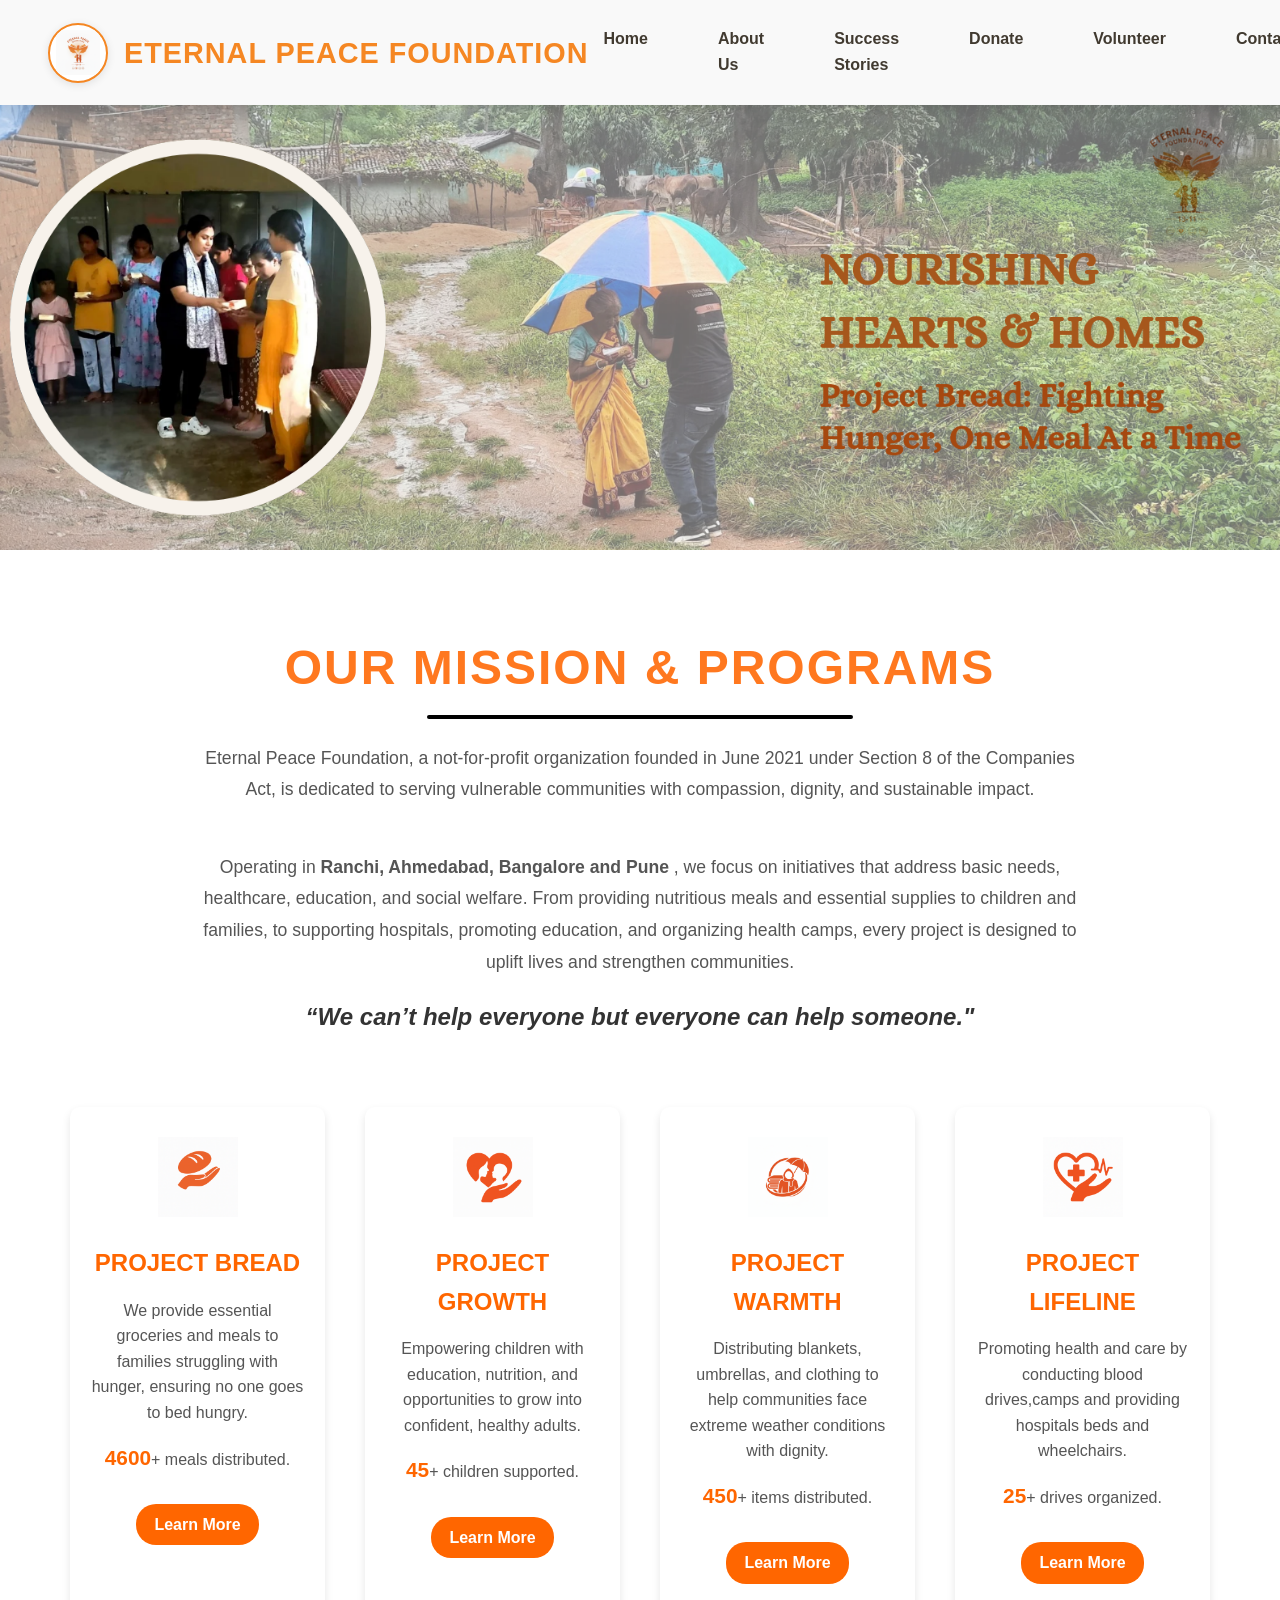
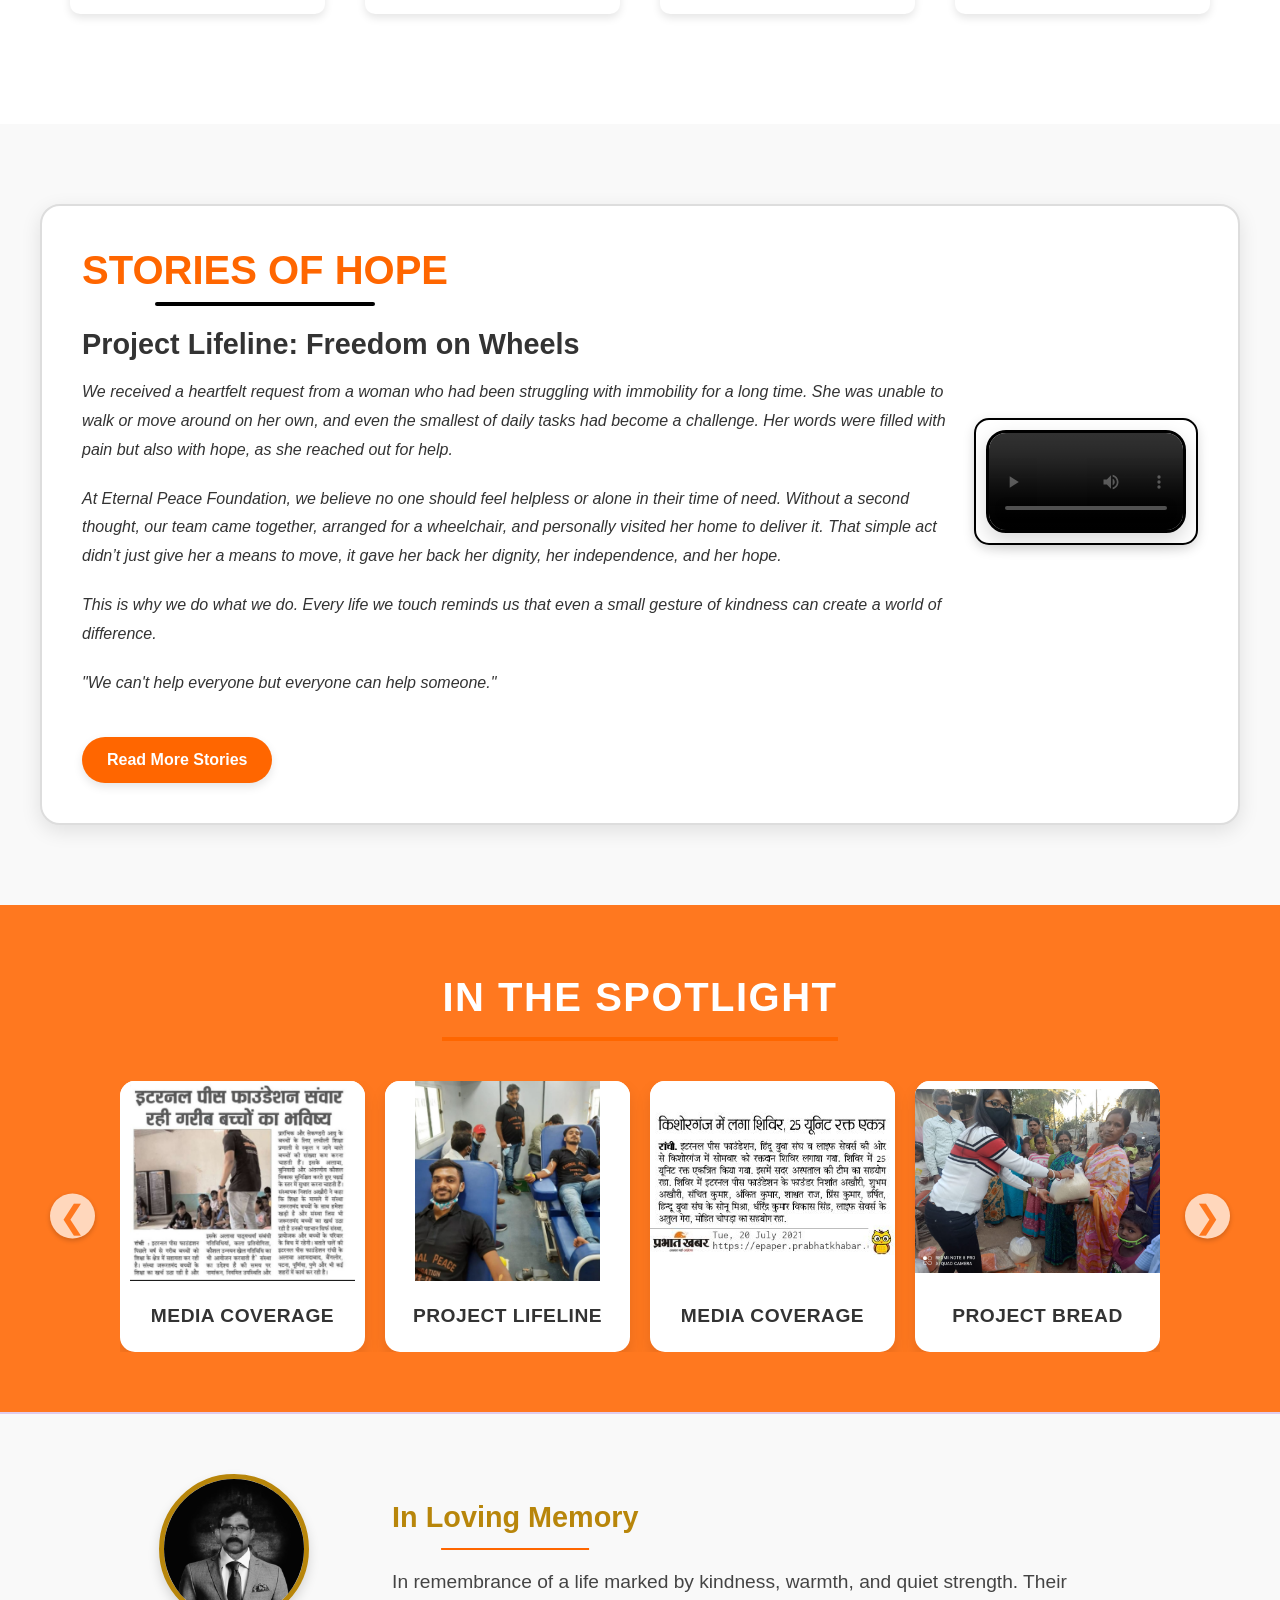
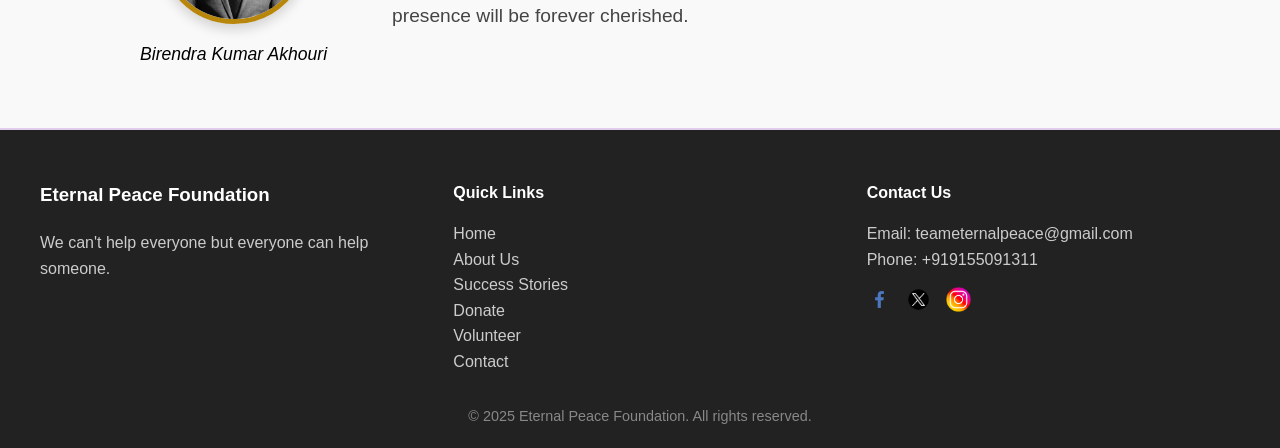
<file: index.html>
<!DOCTYPE html>
<html lang="en">
<head>
    <meta charset="UTF-8">
    <meta name="viewport" content="width=device-width, initial-scale=1.0">
    <title>Eternal Peace Foundation</title>
    <link rel="stylesheet" href="style.css">
</head>
<body>

    <header>
        <nav class="navbar">
            <div class="logo">
                <a href="index.html" class="logo-link">
                    <div class="logo-box">
                        <img src="images/logo2.png" alt="Eternal Peace Foundation Logo" class="logo-img">
                    </div>
                    <span class="logo-text">ETERNAL PEACE FOUNDATION</span>
                </a>
            </div>

            <ul class="nav-links" id="navLinks">
                <li><a href="index.html">Home</a></li>
                <li><a href="events.html" target="_blank">About Us</a></li>
                <li><a href="stories.html" target="_blank">Success Stories</a></li>
                <li><a href="maintenance.html" target="_blank">Donate</a></li>
                <li><a href="https://docs.google.com/forms/d/1t49hPEms-Vg839bwBHzt-X04ftevtZtJw11gyH9KPRw/viewform?fbclid=PAZXh0bgNhZW0CMTEAAac6UifcePBvD3MSPhCnPdgxIa8WhVpzW9lL8yfyaOSXHSESJmH7k44xcTSQ-g_aem_Z7giIB02QEuF96WkFkfzjA&edit_requested=true" target="_blank">Volunteer</a></li>
                <li><a href="#contact-us">Contact</a></li>
            </ul>
            <div class="hamburger" id="hamburger">☰</div>
        </nav>
    </header>
    <section class=" desktop-banner">
        <div class="banner-slider">
            <img src="images/500.png" alt="Children being fed during event.">
            <img src="images/401.png" alt="Helping hand for the needy.">
            <img src="images/500.png" alt="Children being fed during event.">
        </div>
    </section>

   <!-- Mobile Banner (Pure CSS Slider) -->
<section class="banner mobile-banner">
  <div class="mobile-slider">
    <div class="mobile-slide-track">
      <div class="mobile-slide">
        <img src="images/600.png" alt="Helping community" class="mobile-banner-img">
      </div>
      </div>
    </div>
  </div>
</section>


    

    <section id="programs" class="info-cards-section">
        <h3 class="programs-header">Our Mission & Programs</h3>
        <div class="programs-text-container">
            <p> <span class="highlight">Eternal Peace Foundation</span>, a not-for-profit organization founded in June 2021 under Section 8 of the Companies Act, is dedicated to serving vulnerable communities with compassion, dignity, and sustainable impact.</p>  
            <p>Operating in <strong>Ranchi, Ahmedabad, Bangalore and Pune </strong>, we focus on initiatives that address basic needs, healthcare, education, and social welfare. From providing nutritious meals and essential supplies to children and families, to supporting hospitals, promoting education, and organizing health camps, every project is designed to uplift lives and strengthen communities.</p>
            <h2 class="programs-quote">“We can’t help everyone but everyone can help someone."</h2>
                


        </div>
        <div class="info-cards">
            <div class="card">
                <img src="images/c1.png" alt="Project Bread Icon" class="card-icon">
                <h3>PROJECT BREAD</h3>
                <p>We provide essential groceries and meals to families struggling with hunger, ensuring no one goes to bed hungry.</p>
                <p><span class="counter" data-target="10000">0</span>+ meals distributed.</p>
                <a href="events.html#project-bread" class="card-button">Learn More</a>
            </div>

            <div class="card">
                <img src="images/n1.png" alt="Education Icon" class="card-icon">
                <h3>PROJECT GROWTH</h3>
                <p>Empowering children with education, nutrition, and opportunities to grow into confident, healthy adults.</p>
                <p><span class="counter" data-target="100">0</span>+ children supported.</p>
                <a href="events.html#project-growth" class="card-button">Learn More</a>
            </div>

            <div class="card">
                <img src="images/u11.png" alt="Community Icon" class="card-icon">
                <h3>PROJECT WARMTH</h3>
                <p>Distributing blankets, umbrellas, and clothing to help communities face extreme weather conditions with dignity.</p>
                <p><span class="counter" data-target="1000">0</span>+ items distributed.</p>
                <a href="events.html#project-warmth" class="card-button">Learn More</a>
            </div>

            <div class="card">
                <img src="images/1n.png" alt="Community Icon" class="card-icon">
                <h3>PROJECT LIFELINE</h3>
                <p>Promoting health and care by conducting blood drives,camps and providing hospitals beds and wheelchairs.</p>
                <p><span class="counter" data-target="25">0</span>+ drives organized.</p>
                <a href="events.html#project-lifeline" class="card-button">Learn More</a>
            </div>
        </div>
    </section>

    <section class="success-stories">
    <div class="success-box">
        <div class="success-container">
            <div class="success-text">
                <h2>STORIES OF HOPE</h2>
                <h3>Project Lifeline: Freedom on Wheels</h3>
                <p>
                    We received a heartfelt request from a woman who had been struggling with immobility for a long time. 
                    She was unable to walk or move around on her own, and even the smallest of daily tasks had become a challenge. 
                    Her words were filled with pain but also with hope, as she reached out for help.
                </p>
                <p>
                    At Eternal Peace Foundation, we believe no one should feel helpless or alone in their time of need. 
                    Without a second thought, our team came together, arranged for a wheelchair, and personally visited her home to deliver it. 
                    That simple act didn’t just give her a means to move, it gave her back her dignity, her independence, and her hope.
                </p>
                <p>
                    This is why we do what we do. Every life we touch reminds us that even a small gesture of kindness 
                    can create a world of difference.
                </p>
                <p>"We can't help everyone but everyone can help someone."</p>
            </div>
            <div class="success-video">
                <video controls playsinline>
                    <source src="images/story2.mp4" type="video/mp4">
                    Your browser does not support the video tag.
                </video>
            </div>
        </div>
        <div class="btn-more-container">
            <a href="stories.html" class="btn-more">Read More Stories</a>
        </div>
    </div>
</section>


    <section class="stories">
        <h2>IN THE SPOTLIGHT</h2>
        <div class="story-carousel-wrapper">
            <button class="arrow left-arrow">&#10094;</button>
            <div class="story-carousel">
                <div class="story-box">
                    <div class="story-media">
                        <img src="images/nps2.jpg" alt="Story 5" class="story-thumb">
                    </div>
                    <p class="story-caption">Media Coverage</p>
                </div>
                <div class="story-box">
                    <div class="story-media">
                        <img src="images/portrait3.jpg" alt="Story 2" class="story-thumb">
                    </div>
                    <p class="story-caption">Project Lifeline</p>
                </div>
                <div class="story-box">
                    <div class="story-media">
                        <img src="images/1np.jpg" alt="Story 5" class="story-thumb">
                    </div>
                    <p class="story-caption">Media Coverage</p>
                </div>
                <div class="story-box">
                    <div class="story-media">
                        <img src="images/blr1.jpg" alt="Story 1" class="story-thumb">
                    </div>
                    <p class="story-caption">Project Bread</p>
                </div>
                <div class="story-box">
                    <div class="story-media">
                        <img src="images/nps12 (3).jpg" alt="Story 5" class="story-thumb">
                    </div>
                    <p class="story-caption">Media Coverage</p>
                </div>

                <div class="story-box">
                    <div class="story-media">
                        <img src="images/evpl1.jpg" alt="Story 2" class="story-thumb">
                    </div>
                    <p class="story-caption">Project Lifeline</p>
                </div>
                <div class="story-box">
                    <div class="story-media">
                        <img src="images/nps12 (1).jpg" alt="Story 5" class="story-thumb">
                    </div>
                    <p class="story-caption">Media Coverage</p>
                </div>
                <div class="story-box">
                    <div class="story-media">
                        <img src="images/tx1.jpg" alt="Story 3" class="story-thumb">
                    </div>
                    <p class="story-caption">Project Growth</p>
                </div>

                
                <div class="story-box">
                    <div class="story-media">
                        <img src="images/bread (6).jpg" alt="Story 1" class="story-thumb">
                    </div>
                    <p class="story-caption">Project Bread</p>
                </div>
                <div class="story-box">
                    <div class="story-media">
                        <img src="images/nps12 (4).jpg" alt="Story 5" class="story-thumb">
                    </div>
                    <p class="story-caption">Media Coverage</p>
                </div>
                <div class="story-box">
                    <div class="story-media">
                        <img src="images/blpp.jpg" alt="Story 2" class="story-thumb">
                    </div>
                    <p class="story-caption">Project Lifeline</p>
                </div>
                <div class="story-box">
                    <div class="story-media">
                        <img src="images/npt3.jpg" alt="Story 5" class="story-thumb">
                    </div>
                    <p class="story-caption">Media Coverage</p>
                </div>
                <div class="story-box">
                    <div class="story-media">
                        <img src="images/bs (2).jpg" alt="Story 5" class="story-thumb">
                    </div>
                    <p class="story-caption">Project Bread</p>
                </div>
                <div class="story-box">
                    <div class="story-media">
                        <img src="images/portrait111.jpg" alt="Story 2" class="story-thumb">
                    </div>
                    <p class="story-caption">Project Lifeline</p>
                </div>
                <div class="story-box">
                    <div class="story-media">
                        <img src="images/b3.jpg" alt="Story 5" class="story-thumb">
                    </div>
                    <p class="story-caption">Project Warmth</p>
                </div>
                <div class="story-box">
                    <div class="story-media">
                        <img src="images/bs (4).jpg" alt="Story 5" class="story-thumb">
                    </div>
                    <p class="story-caption">Project Bread</p>
                </div>
                <div class="story-box">
                    <div class="story-media">
                        <img src="images/nps12 (1).png" alt="Story 5" class="story-thumb">
                    </div>
                    <p class="story-caption">Media Coverage</p>
                </div>
                <div class="story-box">
                    <div class="story-media">
                        <img src="images/bread (1).jpg" alt="Story 5" class="story-thumb">
                    </div>
                    <p class="story-caption">Project Bread</p>
                </div>

                <div class="story-box">
                    <div class="story-media">
                        <img src="images/education.jpg" alt="Story 3" class="story-thumb">
                    </div>
                    <p class="story-caption">Project Growth</p>
                </div>


                <div class="story-box">
                    <div class="story-media">
                        <img src="images/pb4.jpg" alt="Story 5" class="story-thumb">
                    </div>
                    <p class="story-caption">Project Bread</p>
                </div>
                <div class="story-box">
                    <div class="story-media">
                        <img src="images/npt2.jpg" alt="Story 5" class="story-thumb">
                    </div>
                    <p class="story-caption">Media Coverage</p>
                </div>
                <div class="story-box">
                    <div class="story-media">
                        <img src="images/bs (3).jpg" alt="Story 5" class="story-thumb">
                    </div>
                    <p class="story-caption">Project Bread</p>
                </div>
                
                <div class="story-box">
                    <div class="story-media">
                        <img src="images/bs (1).jpg" alt="Story 5" class="story-thumb">
                    </div>
                    <p class="story-caption">Project Bread</p>
                </div>
                <div class="story-box">
                    <div class="story-media">
                        <img src="images/npt.jpg" alt="Story 5" class="story-thumb">
                    </div>
                    <p class="story-caption">Media Coverage</p>
                </div>
                <div class="story-box">
                    <div class="story-media">
                        <img src="images/bread1-2.jpg" alt="Story 5" class="story-thumb">
                    </div>
                    <p class="story-caption">Project Bread</p>
                </div>


                <div class="story-box">
                    <div class="story-media">
                        <img src="images/bla1.jpg" alt="Story 5" class="story-thumb">
                    </div>
                    <p class="story-caption">Project Warmth</p>
                </div>
                <div class="story-box">
                    <div class="story-media">
                        <img src="images/nsp3.jpg" alt="Story 5" class="story-thumb">
                    </div>
                    <p class="story-caption">Media Coverage</p>
                </div>
                <div class="story-box">
                    <div class="story-media">
                        <img src="images/bread (7).jpg" alt="Story 1" class="story-thumb">
                    </div>
                    <p class="story-caption">Project Warmth</p>
                </div>
                <div class="story-box">
                    <div class="story-media">
                        <img src="images/portrait21.jpg" alt="Story 5" class="story-thumb">
                    </div>
                    <p class="story-caption">Project Bread</p>
                </div>
                <div class="story-box">
                    <div class="story-media">
                        <img src="images/epf team.jpg" alt="Story 5" class="story-thumb">
                    </div>
                    <p class="story-caption">EPF Team</p>
                </div>
            </div>
            
            <button class="arrow right-arrow">&#10095;</button>
        </div>
    </section>
    <section id="inspiration" class="inspiration-section">
    <div class="inspiration-container">
        
        <div class="inspiration-photo-block">
            <img src="images/ABK.jpg" alt="[Name]" class="inspiration-photo">
            <h3 class="inspiration-name">Birendra Kumar Akhouri</h3>
        </div>

        <div class="inspiration-text">
            <h2>In Loving Memory</h2>
            <p class="inspiration-message">
            In remembrance of a life marked by kindness, warmth, and quiet strength. Their presence will be forever cherished.

            </p>
            <!-- <p class="inspiration-quote">“We can't help everyone but everyone can help someone.”</p> -->
        </div>
    </div>
</section> 
    <footer class="footer">
        <div class="footer-container">
            <div class="footer-about">
                <h3>Eternal Peace Foundation</h3>
                <p>We can't help everyone but everyone can help someone.</p>
            </div>
            <div class="footer-links">
                <h4>Quick Links</h4>
                <ul>
                    <li><a href="index.html">Home</a></li>
                    <li><a href="events.html" target="_blank">About Us</a></li>
                    <li><a href="stories.html"target="_blank">Success Stories</a></li>
                    <li><a href="maintenance.html" target="_blank">Donate</a></li>
                    <li><a href="https://docs.google.com/forms/d/1t49hPEms-Vg839bwBHzt-X04ftevtZtJw11gyH9KPRw/viewform?fbclid=PAZXh0bgNhZW0CMTEAAac6UifcePBvD3MSPhCnPdgxIa8WhVpzW9lL8yfyaOSXHSESJmH7k44xcTSQ-g_aem_Z7giIB02QEuF96WkFkfzjA&edit_requested=true" target="_blank">Volunteer</a></li>
                    <li><a href="#contact-us">Contact</a></li>
                </ul>
            </div>
            <div class="footer-contact" id="contact-us">
                <h4>Contact Us</h4>
                <p>Email: teameternalpeace@gmail.com</p>
                <p>Phone: +919155091311</p>
                <div class="social-icons">
                    <a href="https://www.facebook.com/eternalpeacefoundation/" target="_blank"><img src="images/facebook.png" alt="Facebook"></a>
                    <a href="#"><img src="images/twitter.png" alt="Twitter"></a>
                    <a href="https://www.instagram.com/eternalpeacefoundation/" target="_blank"><img src="images/instagram.png" alt="Instagram"></a>
                </div>
            </div>
        </div>
        <div class="footer-bottom">
            &copy; 2025 Eternal Peace Foundation. All rights reserved.
        </div>
    </footer>

    <div id="event-popup" class="popup-overlay">
        <div class="popup-content">
            <span class="close-btn">&times;</span>
            <div class="popup-message">
                <h2>Upcoming Event</h2>
                <p>Upcoming event is on <span id="event-date">**Date**</span> at <span id="event-venue">**Venue**</span>.</p>
                <p>Join us!</p>
                <a href="https://docs.google.com/forms/d/1t49hPEms-Vg839bwBHzt-X04ftevtZtJw11gyH9KPRw/viewform?fbclid=PAZXh0bgNhZW0CMTEAAac6UifcePBvD3MSPhCnPdgxIa8WhVpzW9lL8yfyaOSXHSESJmH7k44xcTSQ-g_aem_Z7giIB02QEuF96WkFkfzjA&edit_requested=true" target="_blank" class="btn primary volunteer-link">Volunteer Link</a>
            </div>
        </div>
    </div>

    <script>
        // Navbar scroll effect
        window.addEventListener("scroll", () => {
            document.querySelector(".navbar").classList.toggle("scrolled", window.scrollY > 50);
        });

        // Mobile hamburger
        const hamburger = document.getElementById("hamburger");
        const navLinks = document.getElementById("navLinks");
        hamburger.addEventListener("click", () => {
            navLinks.classList.toggle("active");
        });

        // Smooth scroll for Programs link
        document.querySelectorAll('a[href^="#"]').forEach(anchor => {
            anchor.addEventListener("click", function(e) {
                e.preventDefault();
                const target = document.querySelector(this.getAttribute("href"));
                target.scrollIntoView({ behavior: "smooth", block: "start" });
                navLinks.classList.remove("active");
            });
        });

        // Slider
        let slideIndex = 0;
        const slides = document.querySelectorAll(".slide");
        const dotsContainer = document.getElementById("dots");

        slides.forEach((_, i) => {
            const dot = document.createElement("span");
            dot.classList.add("dot");
            if (i === 0) dot.classList.add("active");
            dot.addEventListener("click", () => showSlide(i));
            dotsContainer.appendChild(dot);
        });
        const dots = document.querySelectorAll(".dot");

        function showSlide(n) {
            slides.forEach((s, i) => {
                s.classList.remove("active");
                dots[i].classList.remove("active");
            });
            slides[n].classList.add("active");
            dots[n].classList.add("active");
            slideIndex = n;
        }
        function autoSlide() {
            slideIndex = (slideIndex + 1) % slides.length;
            showSlide(slideIndex);
        }
        setInterval(autoSlide, 3000);

        // Counter animation
        const counters = document.querySelectorAll(".counter");
        counters.forEach(counter => {
            const updateCount = () => {
                const target = +counter.getAttribute("data-target");
                const count = +counter.innerText;
                const inc = target / 100;
                if (count < target) {
                    counter.innerText = Math.ceil(count + inc);
                    setTimeout(updateCount, 40);
                } else {
                    counter.innerText = target;
                }
            };
            updateCount();
        });

        // Stories carousel arrows + video hover
        const storyCarousel = document.querySelector('.story-carousel');
        const leftArrow = document.querySelector('.left-arrow');
        const rightArrow = document.querySelector('.right-arrow');
        const storyBoxes = storyCarousel.querySelectorAll('.story-box');

        function getStoryBoxWidth() {
            const box = storyBoxes[0];
            const style = window.getComputedStyle(box);
            const margin = parseInt(style.marginRight) || 15;
            return box.offsetWidth + margin;
        }

        leftArrow.addEventListener('click', () => {
            storyCarousel.scrollBy({ left: -getStoryBoxWidth(), behavior: 'smooth' });
        });

        rightArrow.addEventListener('click', () => {
            storyCarousel.scrollBy({ left: getStoryBoxWidth(), behavior: 'smooth' });
        });

        storyBoxes.forEach(box => {
            const video = box.querySelector('video');
            const overlay = box.querySelector('.unmute-overlay');

            if (video.muted) overlay.style.display = 'block';

            box.addEventListener('mouseenter', () => {
                video.play().catch(err => console.log(err));
                video.style.transform = 'scale(1.05)';
            });

            box.addEventListener('mouseleave', () => {
                video.pause();
                video.currentTime = 0;
                video.style.transform = 'scale(1)';
            });

            overlay.addEventListener('click', () => {
                video.muted = false;
                overlay.style.display = 'none';
                video.play();
            });
        });

        // Sticky CTA (mobile)
        const stickyCta = document.getElementById('sticky-mobile-cta');
        const heroSection = document.querySelector('.hero');
        const isMobile = window.matchMedia("(max-width: 768px)").matches;

        window.addEventListener('scroll', () => {
            if (!isMobile) return;
            const heroBottom = heroSection.getBoundingClientRect().bottom;
            if (heroBottom <= 0) {
                stickyCta.classList.add('visible');
            } else {
                stickyCta.classList.remove('visible');
            }
        });

        // Pop-up
        function showPopup() {
            const popup = document.getElementById("event-popup");
            popup.style.display = "flex";
            setTimeout(() => popup.classList.add('active'), 10);
        }
        function hidePopup() {
            const popup = document.getElementById("event-popup");
            popup.classList.remove('active');
            setTimeout(() => popup.style.display = "none", 300);
        }
        const eventsLinks = document.querySelectorAll('a[href="#"]');
        eventsLinks.forEach(link => {
            if (link.textContent.trim() === 'Events') {
                link.addEventListener("click", function(e) {
                    e.preventDefault();
                    showPopup();
                });
            }
        });
        const closeBtn = document.querySelector('.close-btn');
        if (closeBtn) closeBtn.addEventListener("click", hidePopup);
        const popupOverlay = document.getElementById("event-popup");
        popupOverlay.addEventListener("click", function(e) {
            if (e.target === popupOverlay) hidePopup();
        });
    </script>
    <div class="sticky-cta">
    <a href="maintenance.html" target="_blank" class="cta-button donate-btn">Donate Now</a>
    <a href="https://docs.google.com/forms/d/1t49hPEms-Vg839bwBHzt-X04ftevtZtJw11gyH9KPRw/viewform?fbclid=PAZXh0bgNhZW0CMTEAAac6UifcePBvD3MSPhCnPdgxIa8WhVpzW9lL8yfyaOSXHSESJmH7k44xcTSQ-g_aem_Z7giIB02QEuF96WkFkfzjA&edit_requested=true" target="_blank" class="cta-button volunteer-btn">Volunteer</a>
</div>


<script>
document.addEventListener("DOMContentLoaded", function () {
    const carousel = document.querySelector(".story-carousel");
    const boxes = document.querySelectorAll(".story-box");
    const boxWidth = boxes[0].offsetWidth + 20; // card width + gap
    const intervalTime = 3000; // 3 seconds

    let currentIndex = 0;
    let autoScroll = setInterval(moveCarousel, intervalTime);

    function moveCarousel() {
        const visibleCount = Math.floor(carousel.offsetWidth / boxWidth); // how many fit on screen
        const maxIndex = boxes.length - visibleCount; // last fully visible index

        if (currentIndex < maxIndex) {
            currentIndex++;
        } else {
            currentIndex = 0; // reset cleanly
        }

        carousel.scrollTo({
            left: currentIndex * boxWidth,
            behavior: "smooth"
        });
    }

    // Pause auto-scroll on hover/touch
    carousel.addEventListener("mouseover", () => clearInterval(autoScroll));
    carousel.addEventListener("mouseout", () => {
        autoScroll = setInterval(moveCarousel, intervalTime);
    });
});
</script>

</body>
</html>
</file>
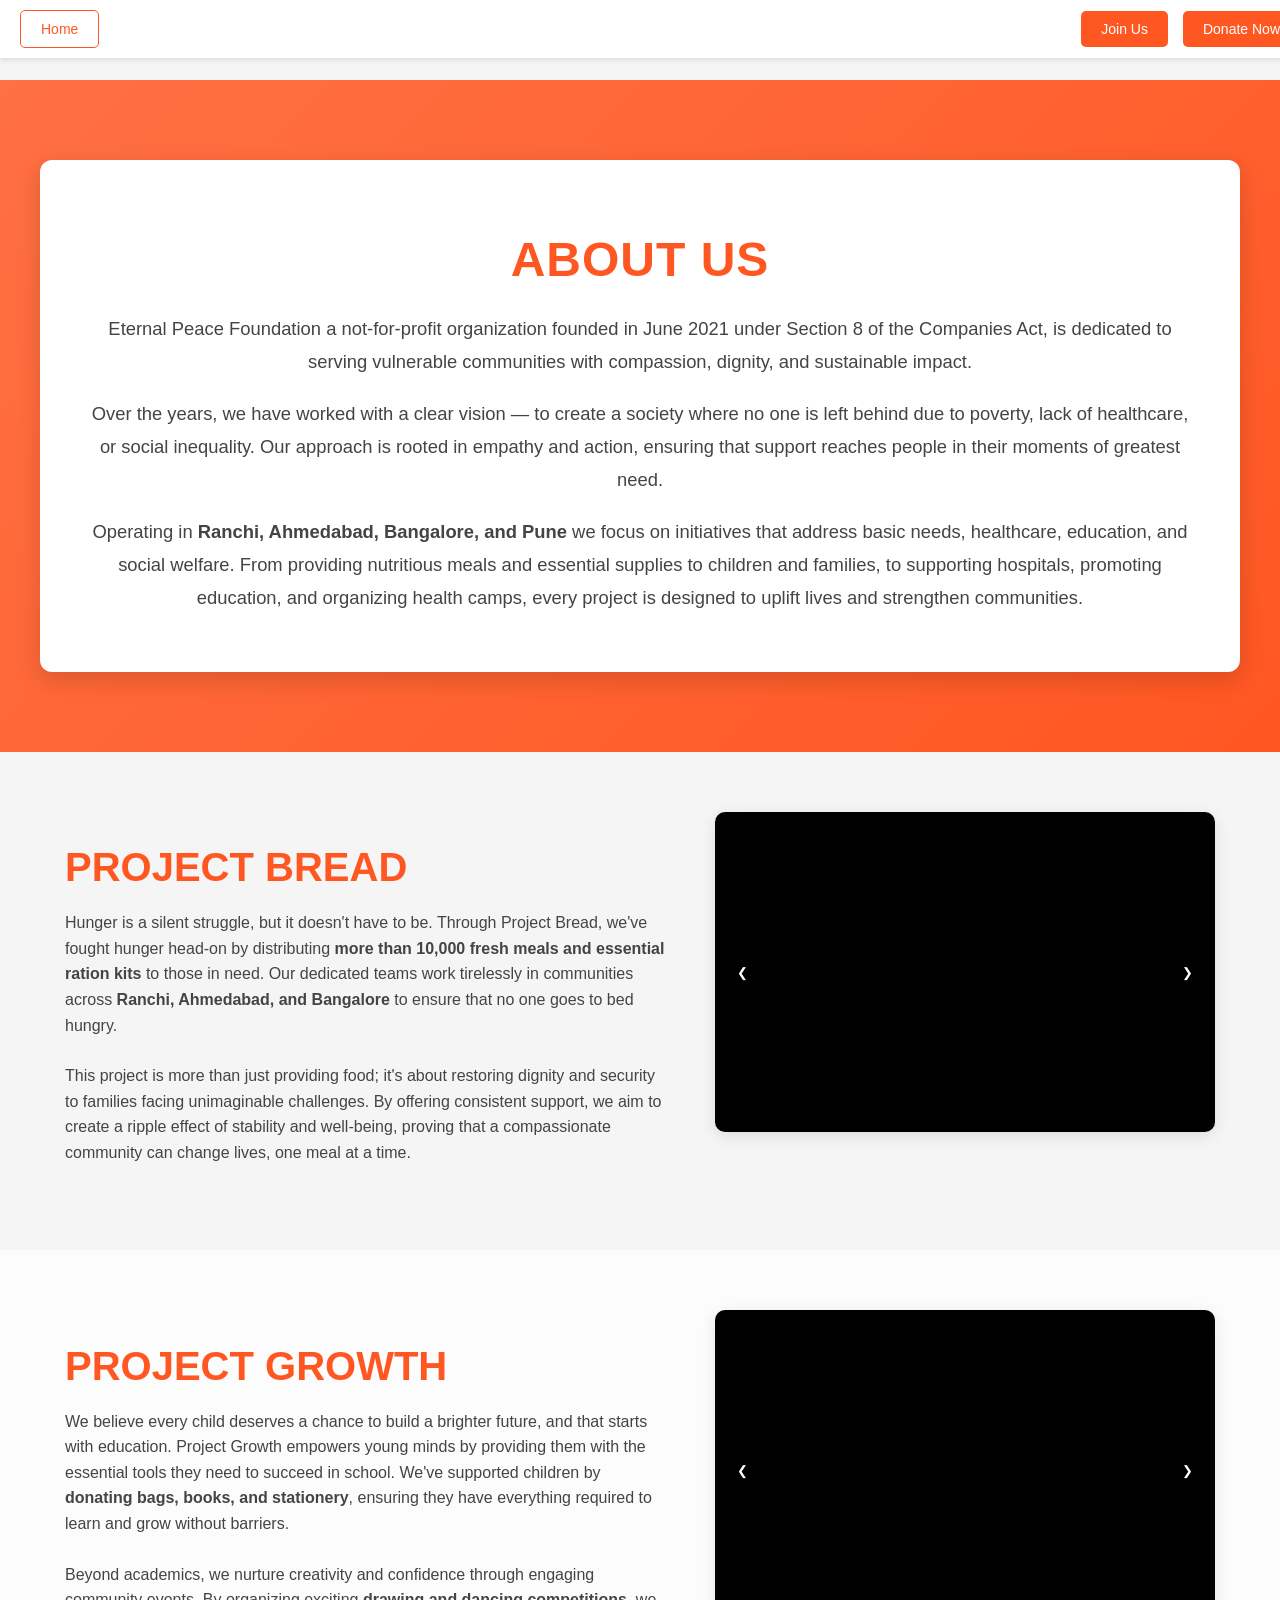
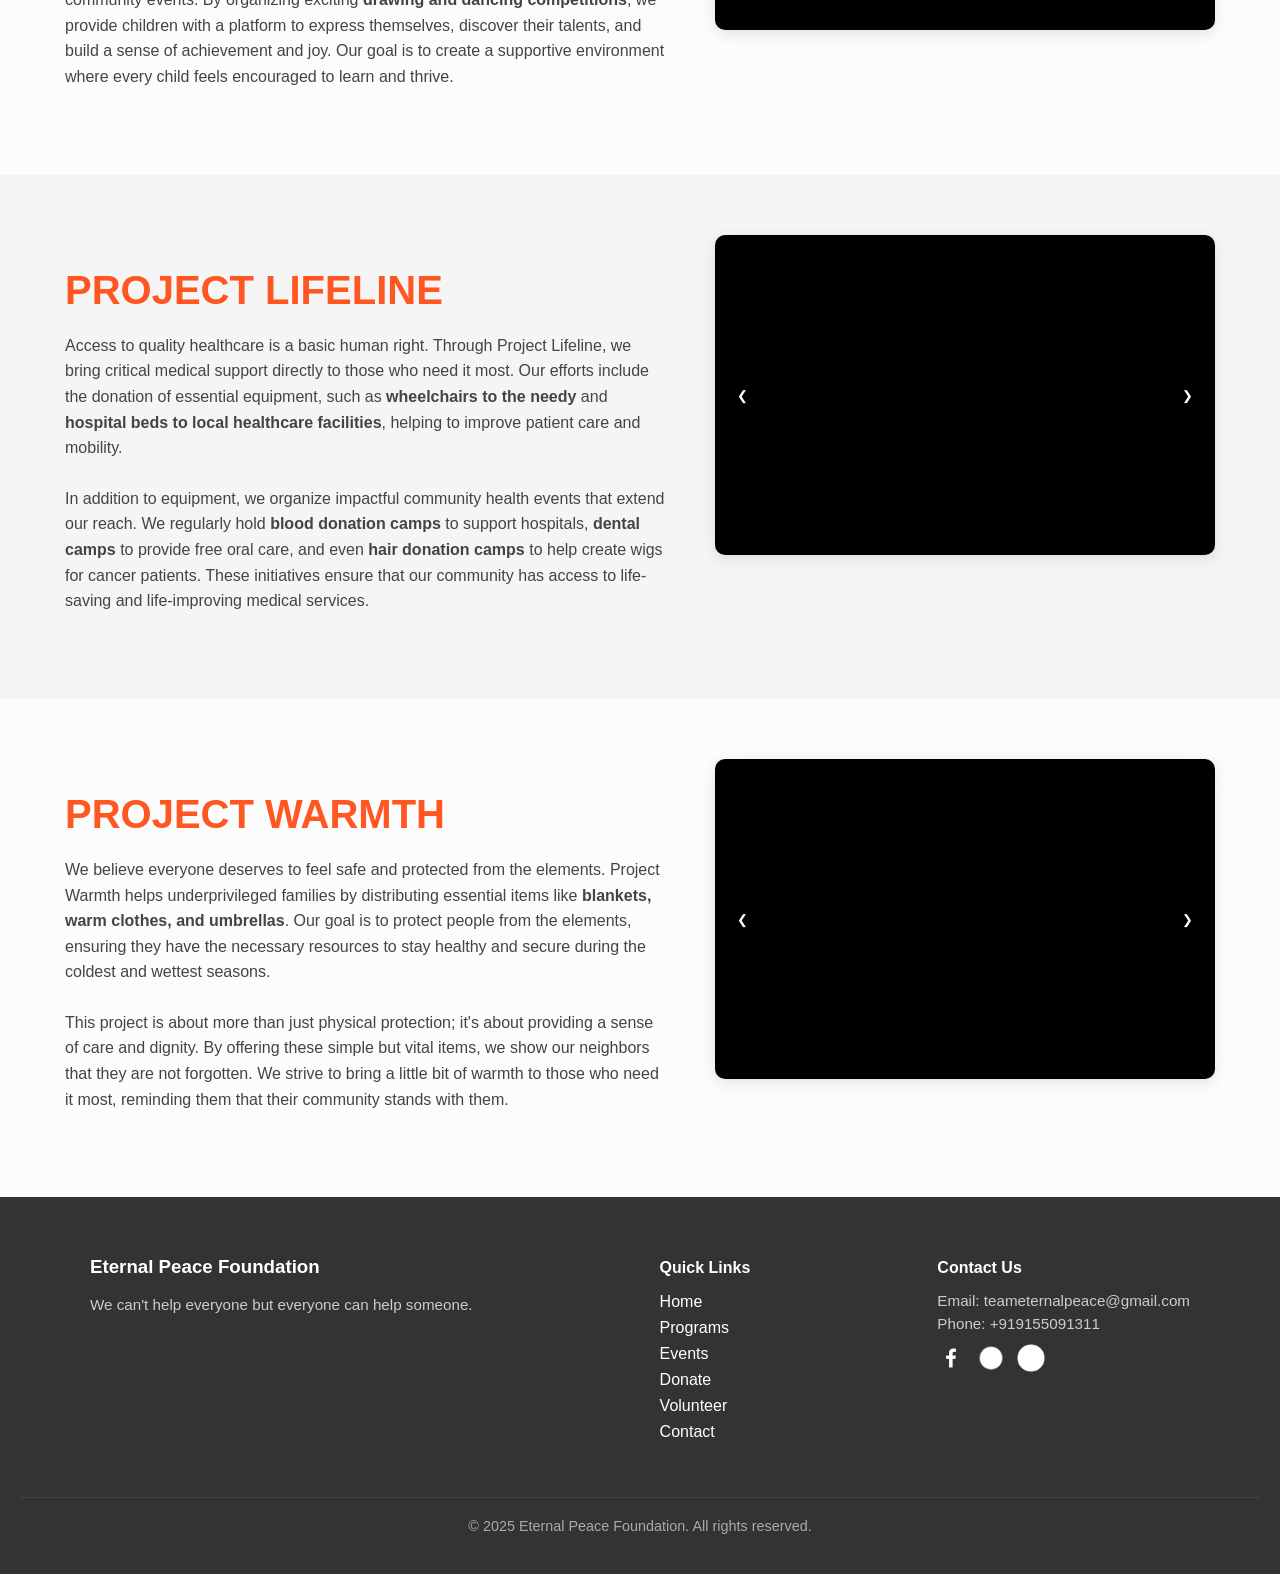
<file: events.html>
<!DOCTYPE html>
<html lang="en">
<head>
  <meta charset="UTF-8" />
  <meta name="viewport" content="width=device-width, initial-scale=1.0"/>
  <title>Eternal Peace Foundation - Events</title>
  <style>
    body {
      font-family: Arial, sans-serif;
      margin: 0;
      padding-top: 80px;
      background: #f5f5f5;
    }

    .page-header {
      text-align: center;
      padding: 40px 20px;
      background-color: #ff5722;
    }

    .page-header h1 {
      margin: 0;
      font-size: 36px;
      color: #f5f5f5;
    }

    .page-header p {
      margin-top: 10px;
      color: #f5f5f5;
      font-size: 18px;
    }

    /* Fixed buttons */
    .fixed-buttons-container {
        position: fixed;
        top: 0;
        left: 0;
        width: 100%;
        background-color: #fff;
        padding: 10px 20px;
        box-shadow: 0 2px 5px rgba(0, 0, 0, 0.1);
        z-index: 1000;
        display: flex;
        justify-content: flex-end;
        align-items: center;
        gap: 15px;
    }

    .fixed-buttons-container button,
    .fixed-buttons-container a {
      padding: 10px 20px;
      font-size: 14px;
      background-color: #ff5722;
      color: white;
      border: none;
      border-radius: 5px;
      cursor: pointer;
      text-decoration: none;
      display: inline-block;
      text-align: center;
    }
    
    .fixed-buttons-container .home-button {
      margin-right: auto;
      background-color: transparent;
      color: #ff5722;
      border: 1px solid #ff5722;
    }

    /* ABOUT */
    .about-section {
      background: linear-gradient(135deg, #ff7043, #ff5722);
      padding: 80px 20px;
      display: flex;
      justify-content: center;
      align-items: center;
    }

    .about-container {
      max-width: 1100px;
      background: #fff;
      padding: 40px 50px;
      border-radius: 12px;
      box-shadow: 0 8px 25px rgba(0,0,0,0.15);
      text-align: center;
    }

    .about-container h1 {
      font-size: 3rem;
      color: #ff5722;
      margin-bottom: 25px;
      font-weight: 800;
      letter-spacing: 1px;
    }

    .about-container p {
      font-size: 1.15rem;
      color: #444;
      line-height: 1.8;
      margin-bottom: 18px;
    }

    .about-container .muted {
      color: #666;
      font-size: 1rem;
      margin-top: 6px;
    }

    /* PROJECT SECTIONS */
    .project-section {
      display: flex;
      flex-direction: row;
      align-items: flex-start;
      justify-content: center;
      padding: 60px 40px;
      gap: 50px;
    }

    .project-section:nth-child(even) {
      background-color: #fcfcfc;
    }

    .project-content {
      flex: 1;
      max-width: 600px;
    }

    .project-media {
      flex: 1;
      max-width: 500px;
      display: flex;
      flex-direction: column;
      gap: 20px;
      align-items: center;
      text-align: center;
    }

    .project-section h2 {
      color: #ff5722;
      font-size: 2.5rem;
      margin-bottom: 20px;
    }

    .project-section p {
      color: #444;
      font-size: 1rem;
      line-height: 1.6;
      margin-bottom: 25px;
    }

    /* SLIDER */
    .slider {
      position: relative;
      width: 100%;
      height: 320px;
      overflow: hidden;
      border-radius: 10px;
      box-shadow: 0 4px 15px rgba(0, 0, 0, 0.1);
      background: #000;
    }

    .slides {
      display: flex;
      width: 100%;
      height: 100%;
      transition: transform 1s ease-in-out;
    }

    .slides img,
    .slides video {
      width: 100%;
      height: 100%;
      object-fit: cover;
      flex-shrink: 0;
    }

    .prev,
    .next {
      position: absolute;
      top: 50%;
      transform: translateY(-50%);
      background: rgba(0, 0, 0, 0.5);
      color: white;
      border: none;
      padding: 8px 12px;
      cursor: pointer;
      border-radius: 50%;
      z-index: 10;
    }

    .prev { left: 10px; }
    .next { right: 10px; }

/* FOOTER */
    .footer {
      background: #333;
      color: #fff;
      padding: 40px 20px;
    }

    .footer-container {
      display: flex;
      flex-wrap: wrap;
      justify-content: space-between;
      gap: 30px;
      max-width: 1100px;
      margin: auto;
    }

    .footer h3, .footer h4 {
      margin-bottom: 15px;
      color: #fff;
    }


.footer-about p {
  font-size: 0.95rem;
  line-height: 1.6;
  color: #ccc;
}

.footer-links ul {
  list-style: none;
  padding: 0;
}

.footer-links ul li {
  margin-bottom: 8px;
}

.footer-links ul li a {
  color: #fff;
  text-decoration: none;
  transition: color 0.3s ease;
}

.footer-links ul li a:hover {
  color: #ff5722;
}

.footer-contact p {
  font-size: 0.95rem;
  margin: 6px 0;
  color: #ccc;
}

.footer-contact a {
  color: #ccc;
  text-decoration: none;
}

.footer-contact a:hover {
  color: #ff5722;
}

.social-icons {
  margin-top: 12px;
  display: flex;
  gap: 12px;
}

.social-icons img {
  width: 28px;
  height: 28px;
  filter: brightness(0) invert(1);
  transition: transform 0.3s ease, filter 0.3s ease;
}

.social-icons a:hover img {
  transform: scale(1.1);
  filter: brightness(0) saturate(100%) invert(42%) sepia(94%) saturate(2143%) hue-rotate(347deg) brightness(99%) contrast(96%);
}

.footer-bottom {
  text-align: center;
  margin-top: 40px;
  padding-top: 20px;
  border-top: 1px solid #444;
  font-size: 0.9rem;
  color: #aaa;
}

    /* MOBILE */
    @media (max-width: 768px) {
      body { padding-top: 100px; }
      .project-section { flex-direction: column; text-align: center; padding: 40px 20px; }
      .project-content, .project-media { flex: auto; max-width: 100%; }
      .project-section h2 { font-size: 2rem; }
      .fixed-buttons-container { justify-content: center; }
      .fixed-buttons-container .home-button { margin-right: 0; }
      .about-container { padding: 25px 20px; }
      .about-container h1 { font-size: 2rem; }
      .about-container p { font-size: 1rem; }
    }
  </style>
</head>
<body>

  <div class="fixed-buttons-container">
    <a href="index.html" class="home-button">Home</a>
    <button>Join Us</button>
    <button>Donate Now</button>
  </div>

  <!-- ABOUT SECTION -->
  <header class="about-section">
    <div class="about-container">
      <h1>ABOUT US</h1>
      <p>
        Eternal Peace Foundation a not-for-profit organization founded in June 2021 under Section 8 of the Companies Act, is dedicated to serving vulnerable communities with compassion, dignity, and sustainable impact.
      </p>
      <p>
        Over the years, we have worked with a clear vision — to create a society where no one is left behind due to poverty, lack of healthcare, or social inequality. Our approach is rooted in empathy and action, ensuring that support reaches people in their moments of greatest need.
      </p>
      <p>
        Operating in <strong>Ranchi, Ahmedabad, Bangalore, and Pune </strong> we focus on initiatives that address basic needs, healthcare, education, and social welfare. From providing nutritious meals and essential supplies to children and families, to supporting hospitals, promoting education, and organizing health camps, every project is designed to uplift lives and strengthen communities.
      </p>
    </div>
  </header>

  <!-- PROJECT BREAD -->
  <section class="project-section" id="project-bread">
    <div class="project-content">
      <h2>PROJECT BREAD</h2>
      <p>Hunger is a silent struggle, but it doesn't have to be. Through Project Bread, we've fought hunger head-on by distributing <strong>more than 10,000 fresh meals and essential ration kits</strong> to those in need. Our dedicated teams work tirelessly in communities across <strong>Ranchi, Ahmedabad, and Bangalore</strong> to ensure that no one goes to bed hungry.</p>
      <p>This project is more than just providing food; it's about restoring dignity and security to families facing unimaginable challenges. By offering consistent support, we aim to create a ripple effect of stability and well-being, proving that a compassionate community can change lives, one meal at a time.</p>
    </div>
    <div class="project-media">
      <div class="slider">
        <div class="slides">
          <video src="images/bdl.mp4" muted></video>
          <img src="images/ration.jpg" alt="Project Bread 1">
          <img src="images/gj1.png" alt="Project Bread 2">
          <img src="images/get.jpg" alt="Project Bread 2">
        </div>
        <button class="prev">&#10094;</button>
        <button class="next">&#10095;</button>
      </div>
    </div>
  </section>

  <!-- PROJECT GROWTH -->
  <section class="project-section" id="project-growth">
    <div class="project-content">
      <h2>PROJECT GROWTH</h2>
      <p>We believe every child deserves a chance to build a brighter future, and that starts with education. Project Growth empowers young minds by providing them with the essential tools they need to succeed in school. We've supported children by <strong>donating bags, books, and stationery</strong>, ensuring they have everything required to learn and grow without barriers.</p>
      <p>Beyond academics, we nurture creativity and confidence through engaging community events. By organizing exciting <strong>drawing and dancing competitions</strong>, we provide children with a platform to express themselves, discover their talents, and build a sense of achievement and joy. Our goal is to create a supportive environment where every child feels encouraged to learn and thrive.</p>
    </div>
    <div class="project-media">
      <div class="slider">
        <div class="slides">
          <video src="images/get (6).mp4" muted></video>
          <img src="images/pgl1.jpg" alt="Project Growth 2">
          <img src="images/tp6.jpg" alt="Project Growth 1">
        </div>
        <button class="prev">&#10094;</button>
        <button class="next">&#10095;</button>
      </div>
    </div>
  </section>

  <!-- PROJECT LIFELINE -->
  <section class="project-section" id="project-lifeline">
    <div class="project-content">
      <h2>PROJECT LIFELINE</h2>
      <p>Access to quality healthcare is a basic human right. Through Project Lifeline, we bring critical medical support directly to those who need it most. Our efforts include the donation of essential equipment, such as <strong>wheelchairs to the needy</strong> and <strong>hospital beds to local healthcare facilities</strong>, helping to improve patient care and mobility.</p>
      <p>In addition to equipment, we organize impactful community health events that extend our reach. We regularly hold <strong>blood donation camps</strong> to support hospitals, <strong>dental camps</strong> to provide free oral care, and even <strong>hair donation camps</strong> to help create wigs for cancer patients. These initiatives ensure that our community has access to life-saving and life-improving medical services.</p>
    </div>
    <div class="project-media">
      <div class="slider">
        <div class="slides">
          <video src="images/get (8).mp4" muted></video>
          <img src="images/evpbl2.jpg" alt="Project Lifeline 1">
          <img src="images/pbl3.jpg" alt="Project Lifeline 2">
        </div>
        <button class="prev">&#10094;</button>
        <button class="next">&#10095;</button>
      </div>
    </div>
  </section>

  <!-- PROJECT WARMTH -->
  <section class="project-section" id="project-warmth">
    <div class="project-content">
      <h2>PROJECT WARMTH</h2>
      <p>We believe everyone deserves to feel safe and protected from the elements. Project Warmth helps underprivileged families by distributing essential items like <strong>blankets, warm clothes, and umbrellas</strong>. Our goal is to protect people from the elements, ensuring they have the necessary resources to stay healthy and secure during the coldest and wettest seasons.</p>
      <p>This project is about more than just physical protection; it's about providing a sense of care and dignity. By offering these simple but vital items, we show our neighbors that they are not forgotten. We strive to bring a little bit of warmth to those who need it most, reminding them that their community stands with them.</p>
    </div>
    <div class="project-media">
      <div class="slider">
        <div class="slides">
          <video src="images/tp9.mp4" muted></video>
          <img src="images/sk.jpg" alt="Project Warmth 1">
          <img src="images/bla1.jpg" alt="Project Warmth 2">
        </div>
        <button class="prev">&#10094;</button>
        <button class="next">&#10095;</button>
      </div>
    </div>
  </section>

  <footer class="footer">
        <div class="footer-container">
            <div class="footer-about">
                <h3>Eternal Peace Foundation</h3>
                <p>We can't help everyone but everyone can help someone.</p>
            </div>
            <div class="footer-links">
                <h4>Quick Links</h4>
                <ul>
                    <li><a href="index.html">Home</a></li>
                    <li><a href="#programs">Programs</a></li>
                    <li><a href="#">Events</a></li>
                    <li><a href="maintenance.html" target="_blank">Donate</a></li>
                    <li><a href="https://docs.google.com/forms/d/1t49hPEms-Vg839bwBHzt-X04ftevtZtJw11gyH9KPRw/viewform?fbclid=PAZXh0bgNhZW0CMTEAAac6UifcePBvD3MSPhCnPdgxIa8WhVpzW9lL8yfyaOSXHSESJmH7k44xcTSQ-g_aem_Z7giIB02QEuF96WkFkfzjA&edit_requested=true" target="_blank">Volunteer</a></li>
                    <li><a href="#contact-us">Contact</a></li>
                </ul>
            </div>
            <div class="footer-contact" id="contact-us">
                <h4>Contact Us</h4>
                <p>Email: teameternalpeace@gmail.com</p>
                <p>Phone: +919155091311</p>
                <div class="social-icons">
                    <a href="https://www.facebook.com/eternalpeacefoundation/" target="_blank"><img src="images/facebook.png" alt="Facebook"></a>
                    <a href="#"><img src="images/twitter.png" alt="Twitter"></a>
                    <a href="https://www.instagram.com/eternalpeacefoundation/" target="_blank"><img src="images/instagram.png" alt="Instagram"></a>
                </div>
            </div>
        </div>
        <div class="footer-bottom">
            &copy; 2025 Eternal Peace Foundation. All rights reserved.
        </div>
    </footer>


  <script>
    document.querySelectorAll('.slider').forEach((slider) => {
      const slides = slider.querySelector('.slides');
      const prev = slider.querySelector('.prev');
      const next = slider.querySelector('.next');
      const totalSlides = slides.children.length;
      let index = 0;

      function showSlide(i) {
        slides.style.transform = `translateX(-${i * 100}%)`;
        [...slides.children].forEach((el, idx) => {
          if (el.tagName === "VIDEO") {
            if (idx === i) {
              el.play();
            } else {
              el.pause();
              el.currentTime = 0;
            }
          }
        });
      }

      next.addEventListener('click', () => {
        index = (index + 1) % totalSlides;
        showSlide(index);
      });

      prev.addEventListener('click', () => {
        index = (index - 1 + totalSlides) % totalSlides;
        showSlide(index);
      });

      setInterval(() => {
        index = (index + 1) % totalSlides;
        showSlide(index);
      }, 5000);

      // Start with first slide
      showSlide(index);
    });
  </script>
</body>
</html>
</file>
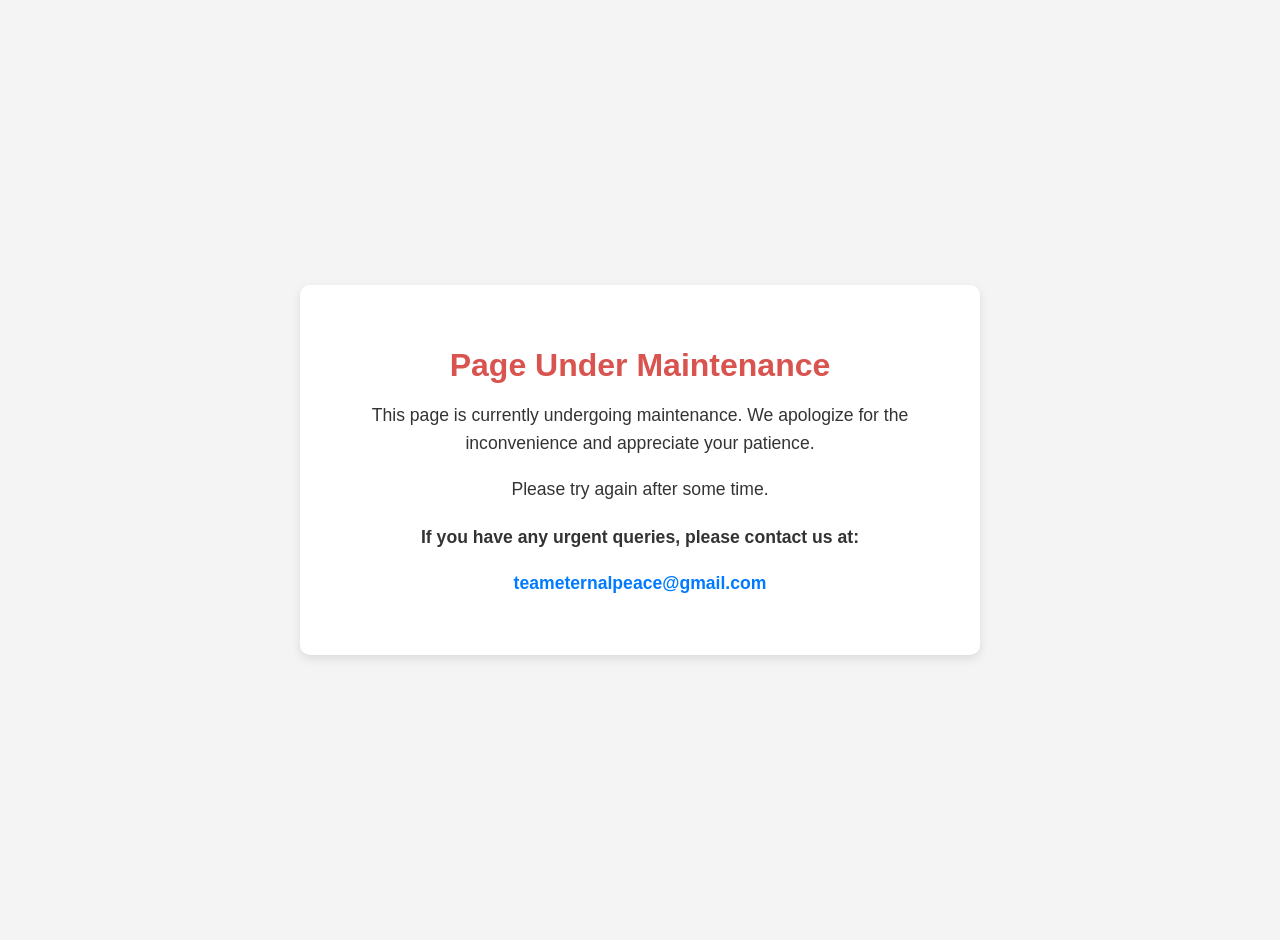
<file: maintenance.html>
<!DOCTYPE html>
<html lang="en">
<head>
    <meta charset="UTF-8">
    <meta name="viewport" content="width=device-width, initial-scale=1.0">
    <title>Under Maintenance</title>
    <style>
        body {
            font-family: Arial, sans-serif;
            display: flex;
            justify-content: center;
            align-items: center;
            min-height: 100vh;
            margin: 0;
            background-color: #f4f4f4;
            color: #333;
            text-align: center;
            padding: 20px;
        }
        .container {
            max-width: 600px;
            padding: 40px;
            background-color: #fff;
            border-radius: 10px;
            box-shadow: 0 4px 10px rgba(0, 0, 0, 0.1);
        }
        h1 {
            color: #d9534f;
            font-size: 2em;
            margin-bottom: 10px;
        }
        p {
            font-size: 1.1em;
            line-height: 1.6;
        }
        .contact-info {
            margin-top: 20px;
            font-weight: bold;
        }
        a {
            color: #007bff;
            text-decoration: none;
        }
        a:hover {
            text-decoration: underline;
        }
    </style>
</head>
<body>
    <div class="container">
        <h1>Page Under Maintenance</h1>
        <p>This page is currently undergoing maintenance. We apologize for the inconvenience and appreciate your patience.</p>
        <p>Please try again after some time.</p>
        <div class="contact-info">
            <p>If you have any urgent queries, please contact us at:</p>
            <p><a href="mailto:teameternalpeace@gmail.com">teameternalpeace@gmail.com</a></p>
        </div>
    </div>
</body>
</html>
</file>
<file: style.css>
/* Reset */
* {
    margin: 0;
    padding: 0;
    box-sizing: border-box;
    font-family: 'Segoe UI', Arial, sans-serif;
}

/* --- Global Styles for Consistency --- */
body {
    margin: 0;
    font-family: 'Segoe UI', Tahoma, Geneva, Verdana, sans-serif;
    line-height: 1.6;
}

/* --- Refined Navbar --- */
.navbar {
    display: flex;
    justify-content: space-between;
    align-items: center;
    padding: 1rem 3rem;
    background: #fff7f0;
    color: #fff;

    /* The following lines make the navbar sticky */
    position: fixed;
    top: 0;
    width: 100%;

    z-index: 9999; /* Ensures it stays on top of other content */
    box-shadow: 0 4px 15px rgba(0, 0, 0, 0.1);
    transition: background 0.3s ease, box-shadow 0.3s ease;
}

/* --- Logo Section --- */
.logo {
    flex-shrink: 0;
}

.logo-link {
    display: flex;
    align-items: center;
    text-decoration: none;
    color: inherit;
    gap: 1rem;
}

.logo-box {
    width: 60px;
    height: 60px;
    background-color: #fff;
    border-radius: 50%;
    display: flex;
    align-items: center;
    justify-content: center;
    box-shadow: 0 2px 8px rgba(0, 0, 0, 0.1);
    overflow: hidden;
    border: 2px solid #F58723;
}

.logo-img {
    max-width: 80%;
    max-height: 80%;
    object-fit: contain;
}

.logo-text {
    font-size: 1.8rem;
    font-weight: 700;
    letter-spacing: 1px;
    text-transform: uppercase;
    color:#F58723;
    white-space: nowrap;
}

/* --- Navigation Links --- */
.nav-links {
    list-style: none;
    display: flex;
    gap: 2.5rem;
    margin: 0;
    padding: 0;
}

.nav-links li a {
    /* Basic Link Styling */
    color: #413a30; /* Use a darker color for better contrast */
    text-decoration: none;
    font-weight: 600; /* Bolder for better readability */
    position: relative;
    padding: 10px 15px;
    display: block;

    /* Add a subtle underline for an interactive feel */
    border-bottom: 2px solid transparent; 
    transition: all 0.3s ease-in-out;
}

/* Hover and Active State */
.nav-links li a:hover,
.nav-links li a.active {
    color: #F58723; /* Change text color to orange on hover/active */
    border-bottom: 2px solid #F58723; /* The orange underline appears */
}

/* Style for the "Donate" button */
.nav-links li a.donate-btn {
    background-color: #F58723; /* Solid orange background */
    color: #FFFFFF; /* White text for contrast */
    padding: 10px 20px;
    border-radius: 5px; /* Adds rounded corners */
    font-weight: 700; /* Extra bold for emphasis */
    border-bottom: none; /* Removes the underline from the button */
    transition: background-color 0.3s ease;
}

/* Hover state for the button */
.nav-links li a.donate-btn:hover {
    background-color: #E65C00; /* A slightly darker orange on hover */
    color: #8e2a2a;
}
.nav-links li a::after {
    content: '';
    position: absolute;
    width: 0;
    height: 2px;
    bottom: 0;
    left: 50%;
    transform: translateX(-50%);
    background-color: #F58723;
    transition: width 0.3s ease;
}

.nav-links li a:hover {
    color: #e38902;
}

.nav-links li a:hover::after {
    width: 80%;
}

/* --- Global Styles for Consistency --- */
body {
    margin: 0;
    font-family: 'Segoe UI', Tahoma, Geneva, Verdana, sans-serif;
    line-height: 1.6;
}

/* --- Refined Navbar --- */
.navbar {
    display: flex;
    justify-content: space-between;
    align-items: center;
    padding: 1rem 3rem;
    background: #f9f9f9;
    color: #fff;
    position: sticky;
    top: 0;
    z-index: 9999;
    box-shadow: 0 4px 15px rgba(0, 0, 0, 0.1);
    transition: background 0.3s ease, box-shadow 0.3s ease;
}

/* --- Logo Section --- */
.logo {
    flex-shrink: 0;
}

.logo-link {
    display: flex;
    align-items: center;
    text-decoration: none;
    color: inherit;
    gap: 1rem;
}

.logo-box {
    width: 60px;
    height: 60px;
    background-color: #fff;
    border-radius: 50%;
    display: flex;
    align-items: center;
    justify-content: center;
    box-shadow: 0 2px 8px rgba(0, 0, 0, 0.1);
    overflow: hidden;
    border: 2px solid #F58723;
}

.logo-img {
    max-width: 80%;
    max-height: 80%;
    object-fit: contain;
}

.logo-text {
    font-size: 1.8rem;
    font-weight: 700;
    letter-spacing: 1px;
    text-transform: uppercase;
    color:#F58723;
    white-space: nowrap;
}

/* --- Navigation Links --- */
.nav-links {
    list-style: none;
    display: flex;
    gap: 2.5rem;
    margin: 0;
    padding: 0;
}

.nav-links li a {
    /* Basic Link Styling */
    color: #413a30; /* Use a darker color for better contrast */
    text-decoration: none;
    font-weight: 600; /* Bolder for better readability */
    position: relative;
    padding: 10px 15px;
    display: block;

    /* Add a subtle underline for an interactive feel */
    border-bottom: 2px solid transparent; 
    transition: all 0.3s ease-in-out;
}

/* Hover and Active State */
.nav-links li a:hover,
.nav-links li a.active {
    color: #F58723; /* Change text color to orange on hover/active */
    border-bottom: 2px solid #F58723; /* The orange underline appears */
}

/* Style for the "Donate" button */
.nav-links li a.donate-btn {
    background-color: #F58723; /* Solid orange background */
    color: #FFFFFF; /* White text for contrast */
    padding: 10px 20px;
    border-radius: 5px; /* Adds rounded corners */
    font-weight: 700; /* Extra bold for emphasis */
    border-bottom: none; /* Removes the underline from the button */
    transition: background-color 0.3s ease;
}

/* Hover state for the button */
.nav-links li a.donate-btn:hover {
    background-color: #E65C00; /* A slightly darker orange on hover */
    color: #8e2a2a;
}
.nav-links li a::after {
    content: '';
    position: absolute;
    width: 0;
    height: 2px;
    bottom: 0;
    left: 50%;
    transform: translateX(-50%);
    background-color: #F58723;
    transition: width 0.3s ease;
}

.nav-links li a:hover {
    color: #e38902;
}

.nav-links li a:hover::after {
    width: 80%;
}

/* --- Hamburger Menu (Mobile) --- */
.hamburger {
    display: none;
    font-size: 2rem;
    cursor: pointer;
    z-index: 1001;
    color: #F58723;
}

/* --- Responsive Layout for Mobile --- */
@media (max-width: 992px) {
    .navbar {
        padding: 1rem 2rem;
    }

    .nav-links {
        position: absolute;
        top: 70px;
        right: 0;
        background-color: #ffffff;
        border: 1px solid #e5e5e5;
        backdrop-filter: blur(6px);
        flex-direction: column;
        width: 250px;
        height: auto;
        padding: 1rem;
        gap: 1rem;
        border-radius: 10px;
        box-shadow: 0 4px 15px rgba(0, 0, 0, 0.1);
        transform: translateX(100%);
        transition: transform 0.3s ease-in-out;
    }
    
    .nav-links.active {
        transform: translateX(0);
    }
    
    .nav-links li a {
        font-size: 1rem;
        padding: 12px 18px;
        color: #413a30; /* ➡️ Changed for better contrast */
        border-bottom: none; /* Removes the underline from desktop styles */
        width: 100%;
        text-align: left;
        border-radius: 6px;
        transition: background-color 0.2s ease;
        display: block;
    }

    .nav-links li a:hover {
        background-color: #f0f0f0; /* ➡️ Adjusted for a clearer hover effect */
        color: #F58723; /* ➡️ Optional: Change text color on hover */
    }

    .nav-links li a::after {
        width: 0 !important; /* Prevents the animated underline from showing on mobile */
    }
    
    .nav-links li a.donate-btn {
        width: auto;
    }

    .hamburger {
        display: block;
        margin-right: 1rem;
    }
    
    .logo-text {
        font-size: 1.5rem;
    }
}
@media (max-width: 576px) {
    .logo-text {
        display: none;
    }
    .logo-box {
        width: 45px;
        height: 45px;
    }
    .navbar {
        padding: 1rem;
    }
}


/* --- New section styles --- */

/* Add this to your existing CSS for the main content sections */

/* --- Hero Section --- */
.hero {
  display: flex;
  align-items: center;
  justify-content: space-between;
  padding: 80px 40px;
  background-color: #f7f7f7;
  color: #333;
  flex-wrap: wrap; /* Already exists, good! */
}

/* Add flex-basis to the content and slider wrappers */
.hero-content {
  flex: 1 1 500px; /* New: flex-basis of 500px. It will shrink, grow, but won't wrap until it's smaller than this. */
  padding-right: 40px;
  z-index: 2;
}

.hero-slider-wrapper {
  flex: 1 1 400px; /* New: flex-basis of 400px. Content and slider will now stack properly when the total width is less than 900px (500 + 400) */
  max-width: 500px;
  position: relative;
}

/* --- Responsive Layout for Mobile --- */
@media (max-width: 992px) {
  /* Keep your existing rules here for the hamburger menu */
  .navbar {
    padding: 1rem 2rem;
  }
  /* ... etc. */
}

@media (max-width: 768px) {
  /* Add this new media query to adjust for tablet/mobile views */
  .hero-content,
  .hero-slider-wrapper {
    flex-basis: 100%; /* Now they will always stack vertically on screens smaller than 768px */
    padding-right: 0;
  }
  .hero-content h1 {
    font-size: 2.5rem; /* Make heading smaller */
  }
  .hero-content h2 {
    font-size: 1.5rem; /* Make subheading smaller */
  }
  .hero-slider-wrapper {
    margin-top: 30px; /* Add space between text and slider */
  }
}
.mobile-banner {
  position: relative;
  overflow: hidden;
  width: 100%;
  max-width: 600px; /* optional */
  margin: auto;
  border-radius: 10px;
}

.slider {
  width: 100%;
  height: auto;
  overflow: hidden;
}

.slide-track {
  display: flex;
  width: 200%; /* 2 images */
  animation: slide 6s infinite; /* auto animation */
}

.slide {
  width: 100%;
  flex-shrink: 0;
}

.mobile-banner-img {
  width: 100%;
  display: block;
  border-radius: 10px;
}

/* Keyframes for sliding */
@keyframes slide {
  0%   { transform: translateX(0); }
  45%  { transform: translateX(0); }
  55%  { transform: translateX(-100%); }
  100% { transform: translateX(-100%); }
}



/* Programs */

.info-cards-section {
    padding: 80px 40px;
    background: #fff;
    text-align: center;
}

.programs-header {
    font-family: 'Poppins', sans-serif;
    font-weight: 700;
    text-align: center;
    color: #ff781f;   /* dark orange */
    letter-spacing: 2px;
    text-transform: uppercase;
    margin-bottom: 1.5rem;
    font-size: clamp(1.2rem, 2vw + 0.8rem, 3.5rem); /* smaller min for mobile */
    position: relative;
    display: inline-block;
}

/* Black underline */
.programs-header::after {
    content: "";
    display: block;
    width: 60%;
    height: 4px;
    background: #000;   /* black underline */
    margin: 0.5rem auto 0;
    border-radius: 2px;
}



/* Bigger size for desktop */
@media (min-width: 1024px) {
    .programs-header {
        font-size: 3rem;  /* larger heading on desktop */
    }
}

/* Even bigger for very large screens */
@media (min-width: 1440px) {
    .programs-header {
        font-size: 3.5rem;
    }
}

.programs-text-container {
    max-width: 900px;
    margin: 0 auto 40px;
}

.programs-text-container p {
    font-size: 1.1rem;
    line-height: 1.8;
    color: #555;
    margin-bottom: 20px;
}

.programs-quote {
    font-size: 1.5rem;
    font-weight: 600;
    font-style: italic;
    color: #333;
    max-width: 800px;
    margin: 0 auto;
}

.info-cards {
    display: flex;
    flex-wrap: wrap; /* Allows cards to wrap to the next line if the screen is too small */
    justify-content: center; /* Centers the cards horizontally */
    gap: 20px; /* Adds space between the cards */
    padding: 20px;
}

.card {
    /* Set a flexible width for the cards */
    flex: 1 1 250px; /* This is a shorthand for flex-grow, flex-shrink, flex-basis */
    /* flex-basis: 250px ensures each card is at least 250px wide before flexing */
    max-width: 300px; /* Prevents the cards from becoming too wide on large screens */
    margin: 10px; /* Adds a small margin around each card for spacing */
    box-shadow: 0 4px 8px rgba(0, 0, 0, 0.1);
    border-radius: 10px;
    padding: 30px 20px;
    text-align: center;
    background-color: #ffffff;
    transition: transform 0.3s ease, box-shadow 0.3s ease;
}

.card:hover {
    transform: translateY(-10px);
}

.card-icon {
    width: 80px;
    height: 80px;
    margin-bottom: 20px;
}

.card h3 {
    font-size: 1.5rem;
    color: #ff6600;
    margin-bottom: 15px;
}

.card p {
    font-size: 1rem;
    color: #555;
    margin-bottom: 15px;
}

.counter {
    color: #ff6600;
    font-weight: bold;
    font-size: 1.3rem;
}

/* New Style for "Learn More" Button in Cards */
.card-button {
    display: inline-block;
    padding: 8px 18px;
    border-radius: 20px;
    font-weight: 600;
    text-decoration: none;
    background: #ff6600;
    color: #fff;
    transition: all 0.3s ease;
    margin-top: 15px;
}

.card-button:hover {
    background: #fff;
    color: #ff6600;
    border: 2px solid #ff6600;
}

/* Success Stories */
.success-stories {
    background: #f9f9f9;
    padding: 80px 40px;
    display: flex;
    justify-content: center;
}

.success-box {
    background: #ffffff;
    border: 2px solid #ddd;
    border-radius: 20px;
    padding: 40px;
    max-width: 1200px;
    width: 100%;
    box-shadow: 0 6px 20px rgba(0, 0, 0, 0.1);
}

.success-container {
    display: flex;
    align-items: center;
    justify-content: center;
    gap: 20px;
    flex-wrap: wrap;
}

.success-text {
    flex: 1;
}

.success-text h2 {
    font-size: 2.5rem;
    color: #ff6600;
    margin-bottom: 20px;
    font-weight: 700;
    text-transform: uppercase;
    line-height: 1.2;
    position: relative;
    display: inline-block;
}

/* Black underline */
.success-text h2::after {
    content: "";
    display: block;
    width: 60%;
    height: 4px;
    background: #000;
    margin: 0.5rem auto 0;
    border-radius: 2px;
}

.success-text h3 {
    font-size: 1.8rem;
    margin-bottom: 15px;
    color: #333;
    font-weight: 600;
    line-height: 1.3;
}

.success-text p {
    font-size: 1.1rem;
    color: #555;
    line-height: 1.7;
}

/* 📱 Mobile adjustments */
@media (max-width: 768px) {
    .success-text {
        text-align: center;   /* center all text */
    }

    .success-text h2 {
        font-size: 1.6rem;
        display: inline-block; /* keeps underline neat */
    }

    .success-text h3 {
        font-size: 1.2rem;
    }

    .success-text p {
        font-size: 1rem;
    }
}



.success-text p {
    font-size: 1.1rem;
    color: #555;
    line-height: 1.7;
}

.success-video {
    background: #fff;
    padding: 10px;
    border: 2px solid #000;
    border-radius: 15px;
    box-shadow: 0 4px 12px rgba(0, 0, 0, 0.15);
    display: flex;
    justify-content: center;
    align-items: center;
    max-width: 320px;
    margin: auto;
    
}

.success-video video {
    width: 200%;
    max-width: 200px;
    border: 3px solid #000;
    border-radius: 20px;
    box-shadow: 0 8px 20px rgba(0, 0, 0, 0.15);
}

.success-stories {
    margin: 0;
}

/* Add a new style for the .btn-more button to center it */
.btn-more {
    display: inline-block;
    margin-top: 40px; /* Add space between the video and the button */
    padding: 15px 40px;
    background-color: #ff781f; /* A strong orange for the button */
    color: #fff;
    font-size: 1.2rem;
    font-weight: 600;
    text-decoration: none;
    border-radius: 50px;
    box-shadow: 0 4px 10px rgba(0, 0, 0, 0.1);
    transition: background-color 0.3s ease, transform 0.3s ease;
}

.btn-more:hover {
    background-color: #e56b1a; /* Darker orange on hover */
    transform: translateY(-2px);
}

/* Adjust the success container for mobile view */
@media (max-width: 768px) {
    .success-box {
        padding: 20px;
        text-align: center; /* This will center the button */

    }

    .success-container {
        flex-direction: column; /* Stacks text and video vertically on mobile */
    }

    .success-text {
        margin-bottom: 20px; /* Adds space below the text */
    }
    
    .success-video {
        width: 100%; /* Makes the video container full width on mobile */
        max-width: 100%;
    }

    .success-video video {
        width: 100%; /* Makes the video itself full width */
        max-width: 320px; /* Maintains a max-width for better display */
    }
    
    .btn-more {
        margin-top: 30px; /* Adjust spacing for mobile */
    }
}


/* ================= Carousel ================= */

/* "OUR IMPACTS" Section */
.stories {
    background-color: #ff781f; /* A vibrant orange background to match the image */
    padding: 60px 0;
    text-align: center;
}

.stories h2 {
    color: #fff; /* White text for the heading */
    font-size: 2.5em;
    font-weight: 700;
    margin-bottom: 40px;
    letter-spacing: 1.5px;
    text-transform: uppercase;
    display: inline-block;        /* Needed for border to match text width */
    border-bottom: 4px solid #ff6600; /* Orange underline */
    padding-bottom: 8px;          /* Space between text and underline */
}


.story-carousel-wrapper {
    position: relative;
    max-width: 1200px;
    margin: 0 auto;
    padding: 0 80px; /* Add some padding for the arrows */
}

.story-carousel {
    display: flex;
    overflow-x: auto; /* Enables horizontal scrolling */
    scroll-behavior: smooth;
    gap: 20px;
    -webkit-overflow-scrolling: touch; /* Improves scrolling on iOS */
    scrollbar-width: none; /* Hide scrollbar for Firefox */
}

/* Hide scrollbar for Chrome, Safari, and Opera */
.story-carousel::-webkit-scrollbar {
    display: none;
}

.story-box {
    flex: 0 0 calc((100% - 60px) / 4); /* 4 per row, accounting for 3 gaps */
    width: calc((100% - 60px) / 4); /* 4 cards per row, 3 gaps of 20px */
    width: 280px; /* Set a fixed width for each box */
    background-color: #fff;
    border-radius: 15px;
    box-shadow: 0 8px 16px rgba(0, 0, 0, 0.1); /* Subtle shadow for depth */
    transition: transform 0.3s ease, box-shadow 0.3s ease;
    overflow: hidden; /* Ensures the image doesn't overflow the rounded corners */
    display: flex;
    flex-direction: column;
    justify-content: flex-end; /* Align caption to the bottom */
}

.story-box:hover {
    transform: translateY(-10px); /* Lift the card on hover */
    box-shadow: 0 12px 24px rgba(0, 0, 0, 0.2); /* More prominent shadow on hover */
}

.story-media {
    width: 100%;
    height: 200px; /* Consistent height for all images */
    overflow: hidden;
    position: relative;
    background-color: #fff; /* Added to fill empty space for 'contain' */
}

.story-thumb {
    width: 100%;
    height: 100%;
    object-fit: contain; /* Changed from 'cover' to 'contain' */
    object-position: center;
    transition: transform 0.3s ease;
}

.story-box:hover .story-thumb {
    transform: none; /* Disabled zoom effect to avoid cutting off content */
}

.story-caption {
    font-size: 1.2em;
    font-weight: 600;
    color: #333;
    text-align: center;
    padding: 20px 10px;
    text-transform: uppercase;
    letter-spacing: 0.5px;
}

/* Carousel navigation arrows */
.arrow {
    position: absolute;
    top: 50%;
    transform: translateY(-50%);
    background-color: rgba(255, 255, 255, 0.7);
    color: #ff781f;
    border: none;
    font-size: 2em;
    cursor: pointer;
    padding: 10px;
    border-radius: 50%;
    width: 45px;
    height: 45px;
    line-height: 1;
    display: flex;
    justify-content: center;
    align-items: center;
    z-index: 10;
    box-shadow: 0 2px 5px rgba(0, 0, 0, 0.2);
    transition: background-color 0.3s ease, transform 0.3s ease;
}

.arrow:hover {
    background-color: #fff;
    transform: translateY(-50%) scale(1.1);
}

.left-arrow {
    left: 10px;
}

.right-arrow {
    right: 10px;
}

/* Responsive design for smaller screens */
@media (max-width: 768px) {
    .stories h2 {
        font-size: 2em;
    }

    .story-carousel-wrapper {
        padding: 0 20px;
    }

    /* Update the carousel for mobile-centered view */
    .story-carousel {
        display: grid;
        grid-auto-flow: column;
        grid-auto-columns: 80%; /* Each card takes up 80% of the viewport width */
        gap: 20px;
        overflow-x: scroll;
        scroll-snap-type: x mandatory; /* Centers one card at a time */
    }

    .story-box {
        scroll-snap-align: center; /* Ensures the card snaps to the center */
        width: auto !important; /* Override the fixed width for mobile */
    }

    .arrow {
        display: none; /* Hide arrows on smaller screens for touch scrolling */
    }
}

/* Footer */
.footer {
    background: #222;
    color: #ccc;
    padding: 50px 40px 20px;
}

.footer-container {
    display: flex;
    justify-content: space-between;
    flex-wrap: wrap;
    gap: 40px;
}

.footer-about,
.footer-links,
.footer-contact {
    flex: 1;
    min-width: 200px;
}

.footer-about h3 {
    color: #fff;
    margin-bottom: 20px;
}

.footer-links h4,
.footer-contact h4 {
    color: #fff;
    margin-bottom: 15px;
}

.footer-links ul {
    list-style: none;
}

.footer-links a {
    color: #ccc;
    text-decoration: none;
}

.footer-links a:hover {
    text-decoration: underline;
}

.social-icons a img {
    width: 25px;
    margin-right: 10px;
}

.footer-bottom {
    text-align: center;
    margin-top: 30px;
    font-size: 0.9rem;
    color: #888;
}

/* Adds margin to the social icons in the footer */
.footer-contact .social-icons {
    margin-top: 15px;
}

/* --- Event Pop-up Styles --- */
.popup-overlay {
    display: none;
    position: fixed;
    z-index: 1000;
    left: 0;
    top: 0;
    width: 100%;
    height: 100%;
    background-color: rgba(0, 0, 0, 0.7);
    justify-content: center;
    align-items: center;
    opacity: 0;
    transition: opacity .3s ease-in-out;
}

.popup-overlay.active {
    display: flex;
    opacity: 1;
}

.popup-content {
    background: linear-gradient(135deg, #fff, #ffe0cc);
    padding: 3em;
    border-radius: 15px;
    max-width: 90%;
    width: 450px;
    text-align: center;
    position: relative;
    box-shadow: 0 8px 25px rgba(0, 0, 0, 0.3);
    transform: scale(.8);
    transition: transform .4s cubic-bezier(.2, .8, .2, 1);
    border: 2px solid #ff6600;
}

.popup-overlay.active .popup-content {
    transform: scale(1);
}

.popup-content h2 {
    color: #ff6600;
    font-size: 2.2em;
    margin: 0 0 .8em;
    font-weight: 700;
    text-shadow: 1px 1px 2px rgba(0, 0, 0, 0.1);
}

.popup-content p {
    margin: .8em 0;
    font-size: 1.2em;
    color: #444;
    line-height: 1.5;
}

.popup-content .volunteer-link {
    margin-top: 2em;
    display: inline-block;
    text-decoration: none;
    background-color: #ff6600;
    color: #fff;
    padding: 12px 25px;
    border-radius: 30px;
    font-size: 1.1em;
    font-weight: 600;
    transition: background-color .3s, transform .2s;
    box-shadow: 0 4px 10px rgba(255, 102, 0, .3);
}

.popup-content .volunteer-link:hover {
    background-color: #cc4d00;
    transform: translateY(-2px);
}

.close-btn {
    position: absolute;
    top: 15px;
    right: 20px;
    font-size: 2.5em;
    font-weight: bold;
    color: #999;
    cursor: pointer;
    transition: color .2s, transform .2s;
}

.close-btn:hover {
    color: #ff6600;
    transform: rotate(90deg);
}

/* Animations */
@keyframes gradientMove {
    0% {
        background-position: 0% 50%;
    }

    50% {
        background-position: 100% 50%;
    }

    100% {
        background-position: 0% 50%;
    }
}

/* Responsive Fixes */
@media (max-width: 768px) {
    .hero {
        flex-direction: column;
        padding: 40px 20px;
        text-align: center;
    }

    .hero-content {
        padding: 0;
        margin-bottom: 30px;
        text-align: left;
    }

    .hero-content h1 {
        font-size: 2.2rem;
        margin-bottom: 15px;
    }

    .hero-content h2 {
        font-size: 1.4rem;
        margin: 20px 0;
        text-align: center;
    }

    .hero-content p {
        font-size: 1rem;
        margin-bottom: 15px;
    }

    .btn-group {
        justify-content: center;
    }

    .btn {
        padding: 10px 20px;
        font-size: 0.9rem;
    }

    .hero-slider-wrapper {
        width: 100%;
        max-width: 100%;
    }

    .hero-slider {
        height: 250px;
    }

    .nav-links {
        position: fixed;
        top: 85px;
        right: 20px;
        background: rgba(255, 102, 0, 0.95);
        border-radius: 10px;
        flex-direction: column;
        width: 200px;
        padding: 20px;
        gap: 15px;
        display: none;
        box-shadow: 0 4px 15px rgba(0, 0, 0, 0.2);
        transition: transform .3s ease-in-out;
        transform: translateX(120%);
    }

    .nav-links.active {
        display: flex;
        transform: translateX(0);
    }

    .hamburger {
        display: block;
    }

    .info-cards {
        grid-template-columns: 1fr;
        padding: 40px 10px;
    }

    .card {
        max-width: 100%;
    }

    .story-carousel {
        gap: 35px;
        max-width: 100%;
    }

    .story-box {
        flex: 0 0 80%;
    }

    .arrow {
        display: none;
    }

    /* --- START OF CORRECTED STICKY CTA FOR MOBILE --- */
    #sticky-mobile-cta {
        /* This will be hidden by default on all screen sizes */
        display: none; 
    }
    
    /* This rule will only be applied on screens below 768px */
    @media (max-width: 768px) {
        #sticky-mobile-cta {
            display: flex;
            justify-content: space-around;
            align-items: center;
            position: fixed;
            bottom: 0;
            left: 0;
            width: 100%;
            background-color: #ff6600;
            padding: 10px;
            box-shadow: 0 -2px 10px rgba(0, 0, 0, 0.1);
            z-index: 999;
        }
    }
    /* --- END OF CORRECTED STICKY CTA FOR MOBILE --- */

    .popup-content {
        padding: 2em;
        width: 95%;
    }

    .popup-content h2 {
        font-size: 1.8em;
    }

    .popup-content p {
        font-size: 1em;
    }

    .close-btn {
        font-size: 2em;
    }
}

@media (max-width: 420px) {
    .logo-text {
        display: none;
    }

    .logo-box {
        min-width: 40px;
        min-height: 40px;
        padding: 4px;
    }

    .logo-video {
        height: 30px;
    }
}

.btn-more {
    display: inline-block;
    background: #ff6600;
    color: white;
    padding: 10px 25px;
    margin-top: 20px;
    border-radius: 30px;
    text-decoration: none;
    font-weight: bold;
    font-size: 16px;
    transition: background 0.3s ease;
}

.btn-more:hover {
    background: #cc5200;
}

.success-text p {
    font-size: 16px;
    line-height: 1.8;
    margin-bottom: 20px;
    color: #333;
    font-style: italic;
}


/* Banner Section */
/* Banner Section */
.desktop-banner {
    width: 100%;
    overflow: hidden;
    position: relative;
    
}

.banner-slider {
    display: flex;
    width: 300%; /* Adjust width for the number of images (e.g., 3 images = 300%) */
    animation: slide 12s infinite;
}

.banner-slider img {
    width: 100%;
    height: auto;
    flex-shrink: 0;
}

@keyframes slide {
    0% { transform: translateX(0); }
    33% { transform: translateX(0); }
    40% { transform: translateX(-100%); }
    73% { transform: translateX(-100%); }
    80% { transform: translateX(-200%); }
    100% { transform: translateX(-200%); }
}

.banner {
    position: relative;
    background-color: #f0f0f0;
    padding: 0;
    min-height: 100px;
    overflow: hidden;
}

.banner-slider {
    display: flex;
    width: 100%;
    height: 100%;
    position: relative;
    transition: transform 0.5s ease-in-out;
}

.banner-slide {
    flex-shrink: 0;
    width: 100%;
    position: relative;
    display: flex;
    justify-content: center;
    align-items: center;
    min-height: 550px;
    overflow: hidden;
}


.banner-slide img {
    width: 100%;
    height: auto;
    object-fit: cover;
    position: absolute;
    top: 50%;
    left: 50%;
    transform: translate(-50%, -50%);
    z-index: 0;
}

.banner-content {
    position: relative;
    z-index: 2;
    color: #fff;
    display: flex;
    justify-content: space-between;
    align-items: center;
    width: 100%;
    max-width: 1200px;
    padding: 0 40px;
}

.banner-text {
    flex-grow: 1;
    display: flex;
    align-items: center;
    flex-wrap: wrap;
    text-align: left;
}

.banner-main-title {
    font-family: 'Times New Roman', serif;
    font-size: 5rem;
    font-weight: 700;
    text-shadow: 2px 2px 4px rgba(0, 0, 0, 0.7);
    margin-right: 50px;
    flex-shrink: 0;
}

.banner-cta {
    text-align: right;
    font-size: 1.2rem;
    line-height: 1.5;
    margin-right: 20px;
}

.banner-cta p {
    color: #fff;
    margin-bottom: 5px;
}

.banner-highlight {
    font-size: 2.5rem;
    font-weight: bold;
    line-height: 1.2;
    text-shadow: 1px 1px 3px rgba(0, 0, 0, 0.7);
}

.donate-btn {
    display: inline-block;
    padding: 12px 30px;
    border-radius: 30px;
    background-color: #ffc04c;
    color: #333;
    font-weight: 600;
    text-decoration: none;
    transition: all 0.3s ease;
    white-space: nowrap;
}

.donate-btn:hover {
    background-color: #ffdf99;
    transform: translateY(-2px);
}

.slider-dots {
    position: absolute;
    bottom: 20px;
    left: 50%;
    transform: translateX(-50%);
    z-index: 3;
    display: flex;
    gap: 10px;
}

.slider-dot {
    width: 12px;
    height: 12px;
    background-color: rgba(255, 255, 255, 0.6);
    border-radius: 50%;
    cursor: pointer;
    transition: background-color 0.3s, transform 0.3s;
}

.slider-dot.active {
    background-color: #ff6600;
    transform: scale(1.2);
}


/* Default */
.mobile-banner {
    display: none;
}

/* Mobile-specific */
@media (max-width: 768px) {
    .desktop-banner {
        display: none !important;
    }
    .mobile-banner {
        display: block !important;
        text-align: center;
        background: #fff; /* optional: clean white background */
    }
    .mobile-banner-img {
        width: 100%;
        height: auto;
        border-radius: 0; /* remove rounding for full banner look */
        display: block;
    }
}



/* Default behavior: show desktop, hide mobile */
.desktop-banner {
    display: block;
}
.mobile-banner {
    display: none;
}

/* Mobile-specific overrides */
@media (max-width: 768px) {
    .desktop-banner {
        display: none !important; /* Force hide desktop on mobile */
    }
    .mobile-banner {
        display: block !important; /* Force show mobile */
    }
}


/* Sticky CTA Section for Mobile */
/* --- START OF CORRECTED STICKY CTA FOR MOBILE --- */
#sticky-mobile-cta {
    /* This will be hidden by default on all screen sizes */
    display: none; 
}

/* This rule will only be applied on screens below 768px */
@media (max-width: 768px) {
    #sticky-mobile-cta {
        display: flex;
        /* ... other styles ... */
    }
}
/* --- END OF CORRECTED STICKY CTA FOR MOBILE --- */


.sticky-cta {
    position: fixed;
    bottom: 0;
    left: 0; /* Change this back to 0 */
    width: 100%;
    /* Add a semi-transparent background */
    background-color: rgba(255, 255, 255, 0.9);
    /* Add a subtle top border and shadow */
    border-top: 1px solid #ddd;
    box-shadow: 0 -2px 10px rgba(0, 0, 0, 0.1);
    /* Add the blur effect */
    backdrop-filter: blur(5px);
    -webkit-backdrop-filter: blur(5px); /* For Safari support */
    z-index: 1000;
    padding: 15px 10px; /* Adjust padding for better look */
    display: none;
    justify-content: space-around;
    align-items: center;
}

@media (max-width: 768px) {
    .sticky-cta {
        display: flex; /* Make sure this is present */
    }
}

.sticky-cta .cta-button {
    font-size: 16px;
    font-weight: bold;
    padding: 10px 20px;
    border-radius: 50px;
    text-decoration: none;
    text-align: center;
    transition: background-color 0.3s ease;
    width: 45%;
    box-sizing: border-box;
}

.sticky-cta .donate-btn {
    background-color: #ff6600; /* Orange color */
    color: #fff;
    border: 2px solid #ff6600;
}

.sticky-cta .donate-btn:hover {
    background-color: #e55c00;
}

.sticky-cta .volunteer-btn {
    background-color: #fff;
    color: #ff6600;
    border: 2px solid #ff6600;
}

.sticky-cta .volunteer-btn:hover {
    background-color: #ff6600;
    color: #fff;
}

/* Media Query for Mobile View */
@media (max-width: 768px) {
    .sticky-cta {
        display: flex; /* This makes the sticky bar visible only on screens 768px or smaller. */
    }
}

.inspiration-section {
    background: #f9f9f9;
    padding: 60px 20px;
    border-top: 2px solid #e1ccec;
    border-bottom: 2px solid #e1ccec;
}

.inspiration-container {
    max-width: 1000px;
    margin: auto;
    display: flex;
    flex-direction: column;
    align-items: center;
    gap: 25px;
    text-align: center;
}

.inspiration-photo-block {
    text-align: center;
}

.inspiration-photo {
    width: 150px;
    height: 150px;
    object-fit: cover;
    border-radius: 50%;
    border: 5px solid #b8860b;
    box-shadow: 0px 6px 12px rgba(0,0,0,0.15);
    transition: transform 0.3s ease;
}

.inspiration-photo:hover {
    transform: scale(1.05);
}

.inspiration-name {
    margin-top: 9px;
    font-size: 1.1rem;
    font-style: italic;
    font-weight: normal;
    color: #000;  /* simple black */
}


.inspiration-text h2 {
    font-size: 1.8rem;
    color: #b8860b;
    margin-bottom: 15px;
    text-align: left; /* Keep left if you want the text left-aligned */
    position: relative; /* Needed for positioning the ::after pseudo-element */
    display: inline-block; /* Allows the underline to be positioned relative to the text width */
    padding-bottom: 10px; /* Adjust this to add space between text and line */
}

.inspiration-text h2::after {
    content: ''; /* Required for pseudo-elements */
    position: absolute; /* Position relative to the h2 */
    left: 50%; /* Start the line at the horizontal center of the h2 */
    transform: translateX(-50%); /* Move it back by half its own width to truly center it */
    bottom: 0; /* Position at the bottom of the h2 padding */
    width: 60%; /* Adjust this percentage to control the length of the black line */
    height: 2px; /* Adjust this for the thickness of the black line */
    background-color: #ff6600; /* The color of the line */
}

/* Optional: If you want the h2 text itself to be centered, change text-align: left; to text-align: center; in .inspiration-text h2 */

.inspiration-message {
    font-size: 1.2rem;
    color: #444;
    line-height: 1.8;
    margin-bottom: 15px;
    text-align: left;
}

.inspiration-quote {
    font-style: italic;
    font-size: 1.3rem;
    color: #ff6600;
    margin-top: 15px;
    text-align: left;
}

/* 🔹 Desktop side-by-side */
@media (min-width: 768px) {
    .inspiration-container {
        flex-direction: row;
        align-items: center;
        text-align: left;
    }

    .inspiration-photo-block {
        margin-right: 40px;
    }

    .inspiration-text {
        flex: 1;
    }

    .inspiration-photo-block,
    .inspiration-photo-block .inspiration-name {
        text-align: center;
    }
}

/* 🔹 Mobile: text h2 above photo */
@media (max-width: 767px) {
    .inspiration-container {
        flex-direction: column;
    }

    .inspiration-text {
        order: -1; /* moves the text above the photo */
        text-align: center; /* optional: center text on mobile */
    }

    .inspiration-photo-block {
        order: 0; /* default order for photo */
    }

    .inspiration-text h2 {
        margin-bottom: 15px;
        text-align: center; /* optional */
    }

    .inspiration-message,
    .inspiration-quote {
        text-align: center; /* optional for mobile */
    }
}
</file>
